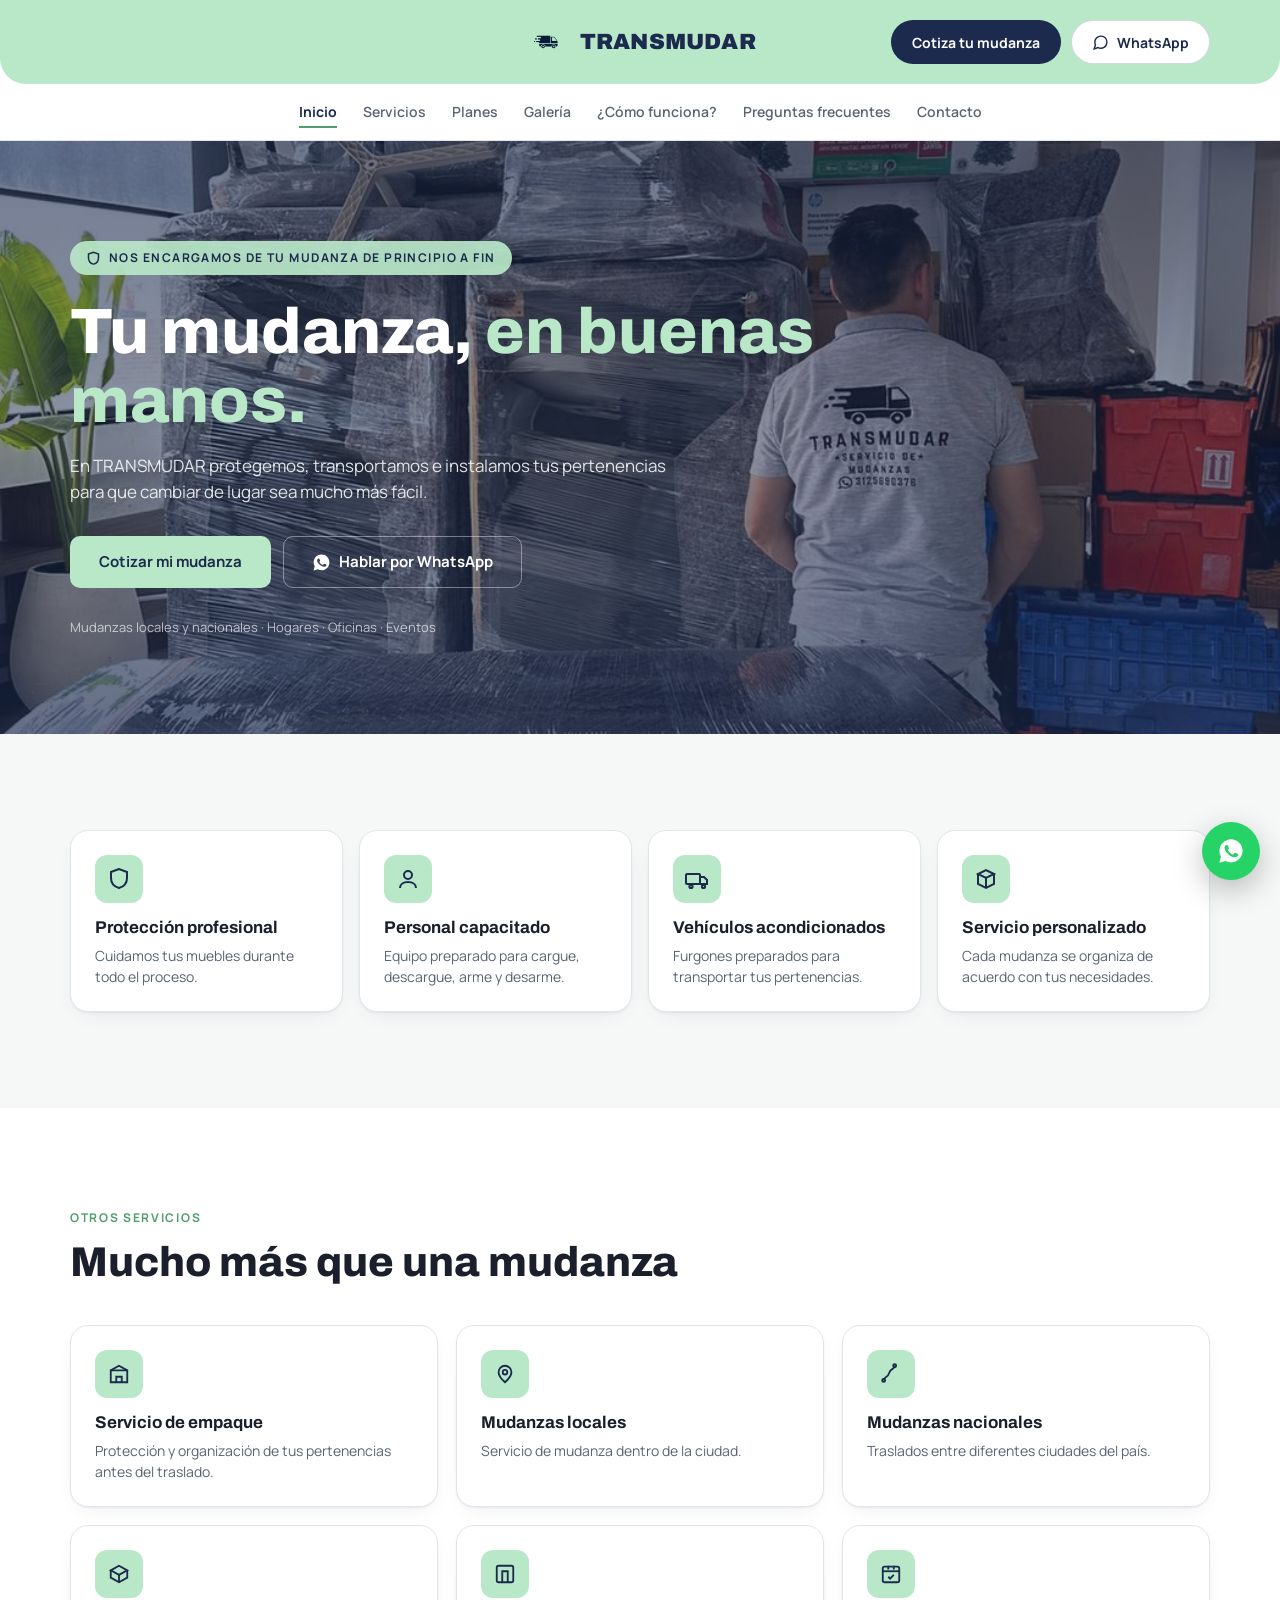
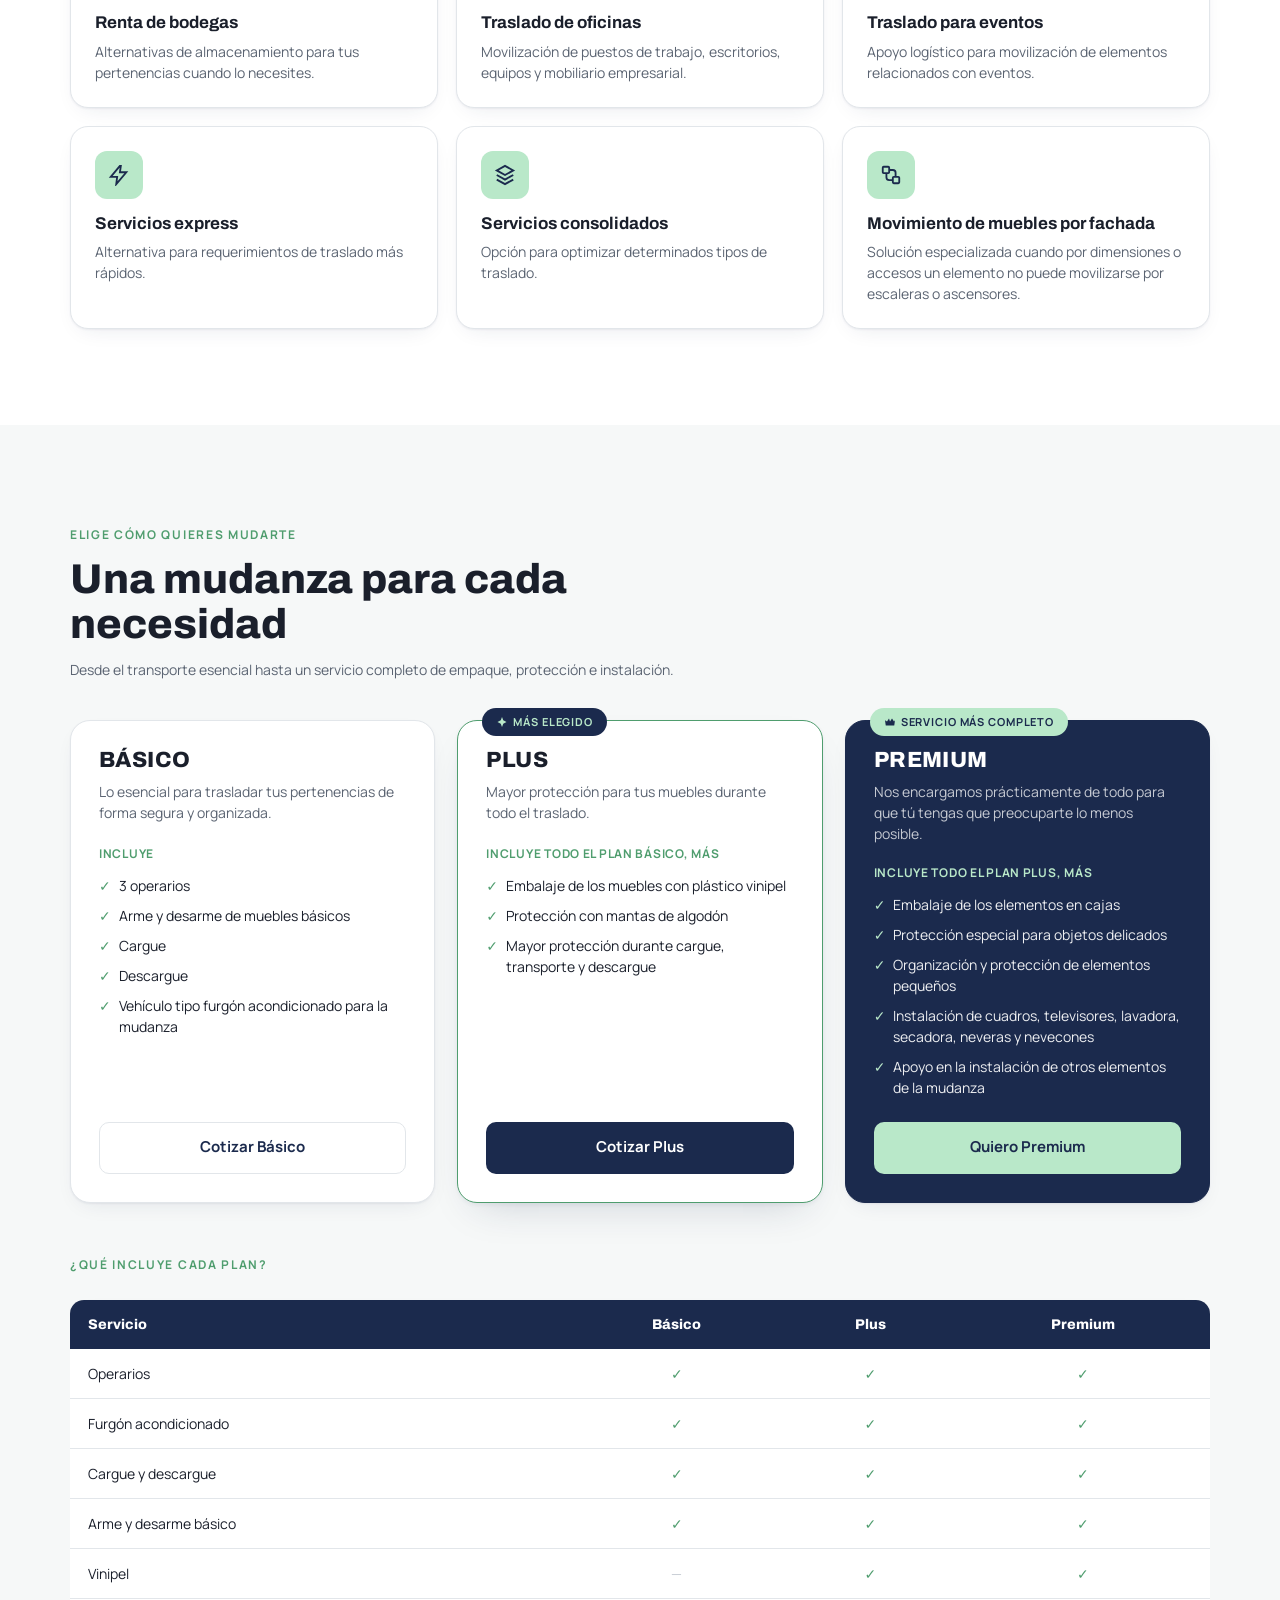
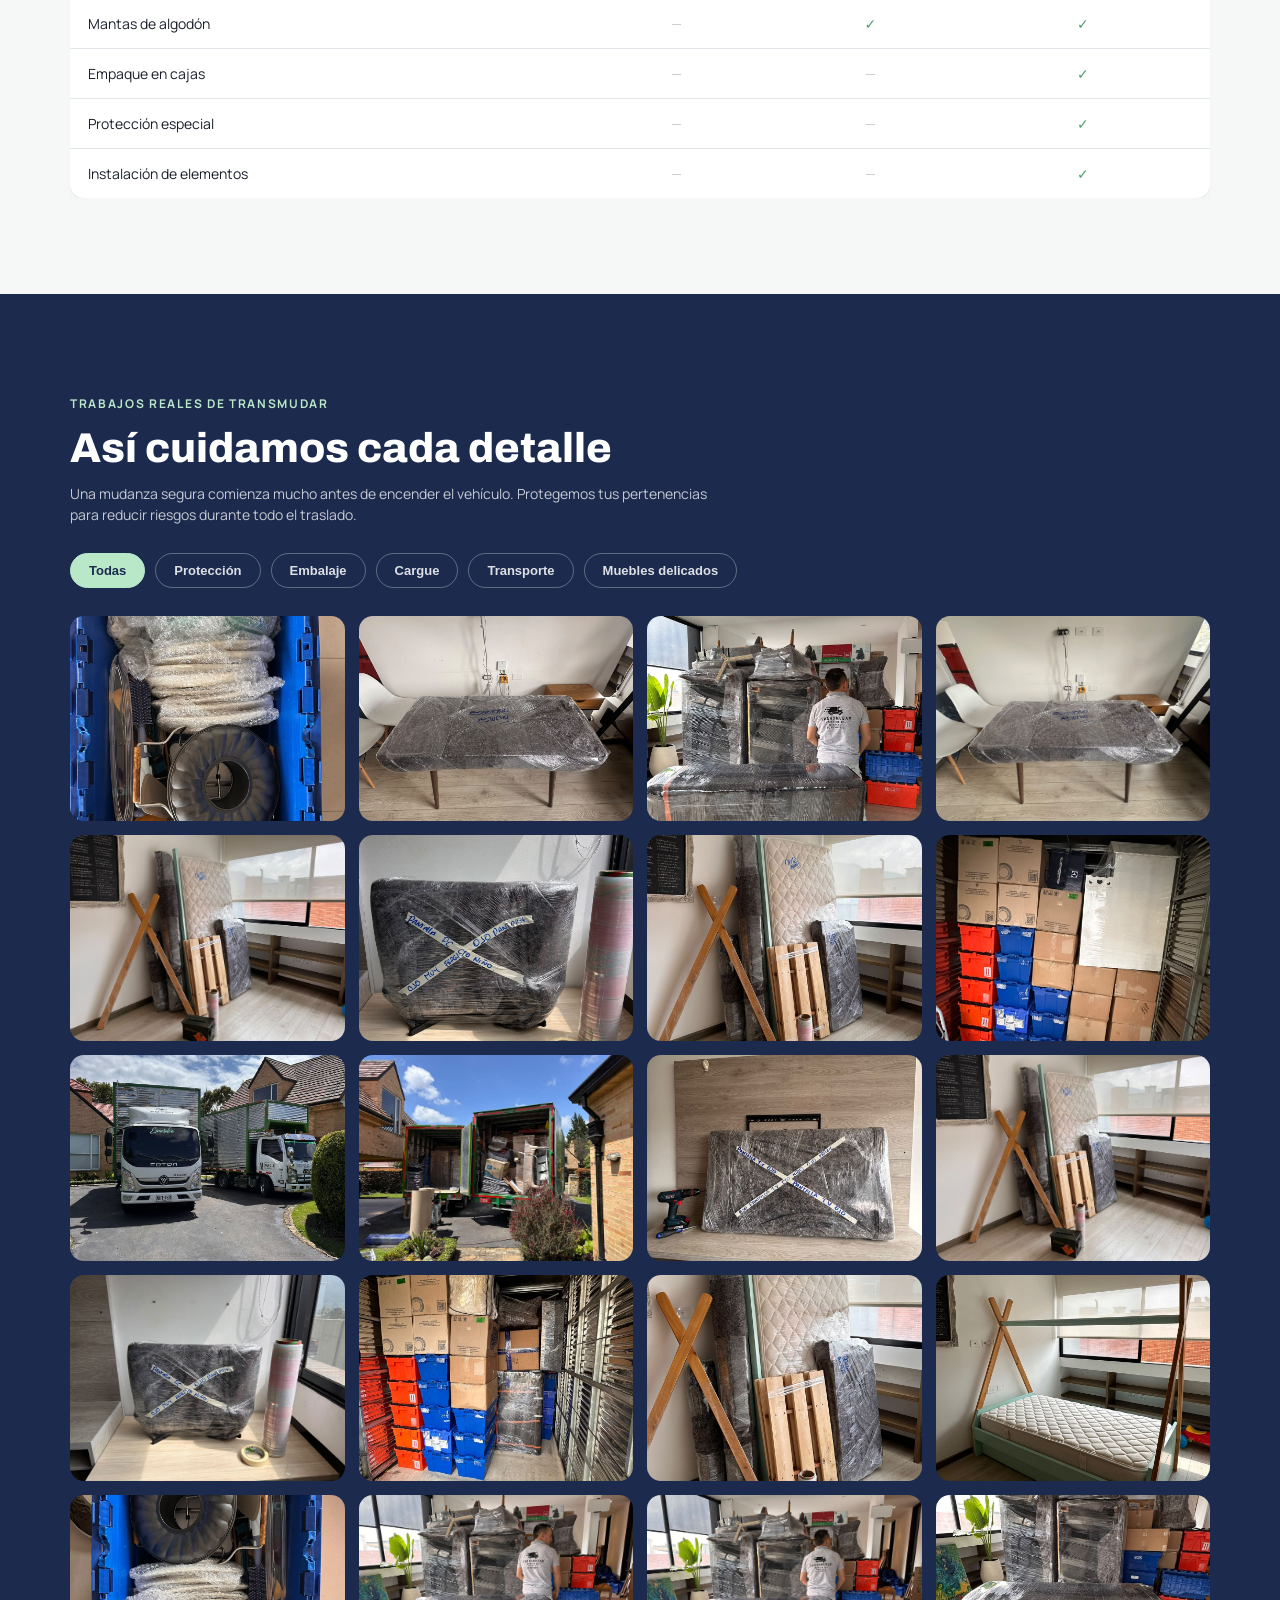
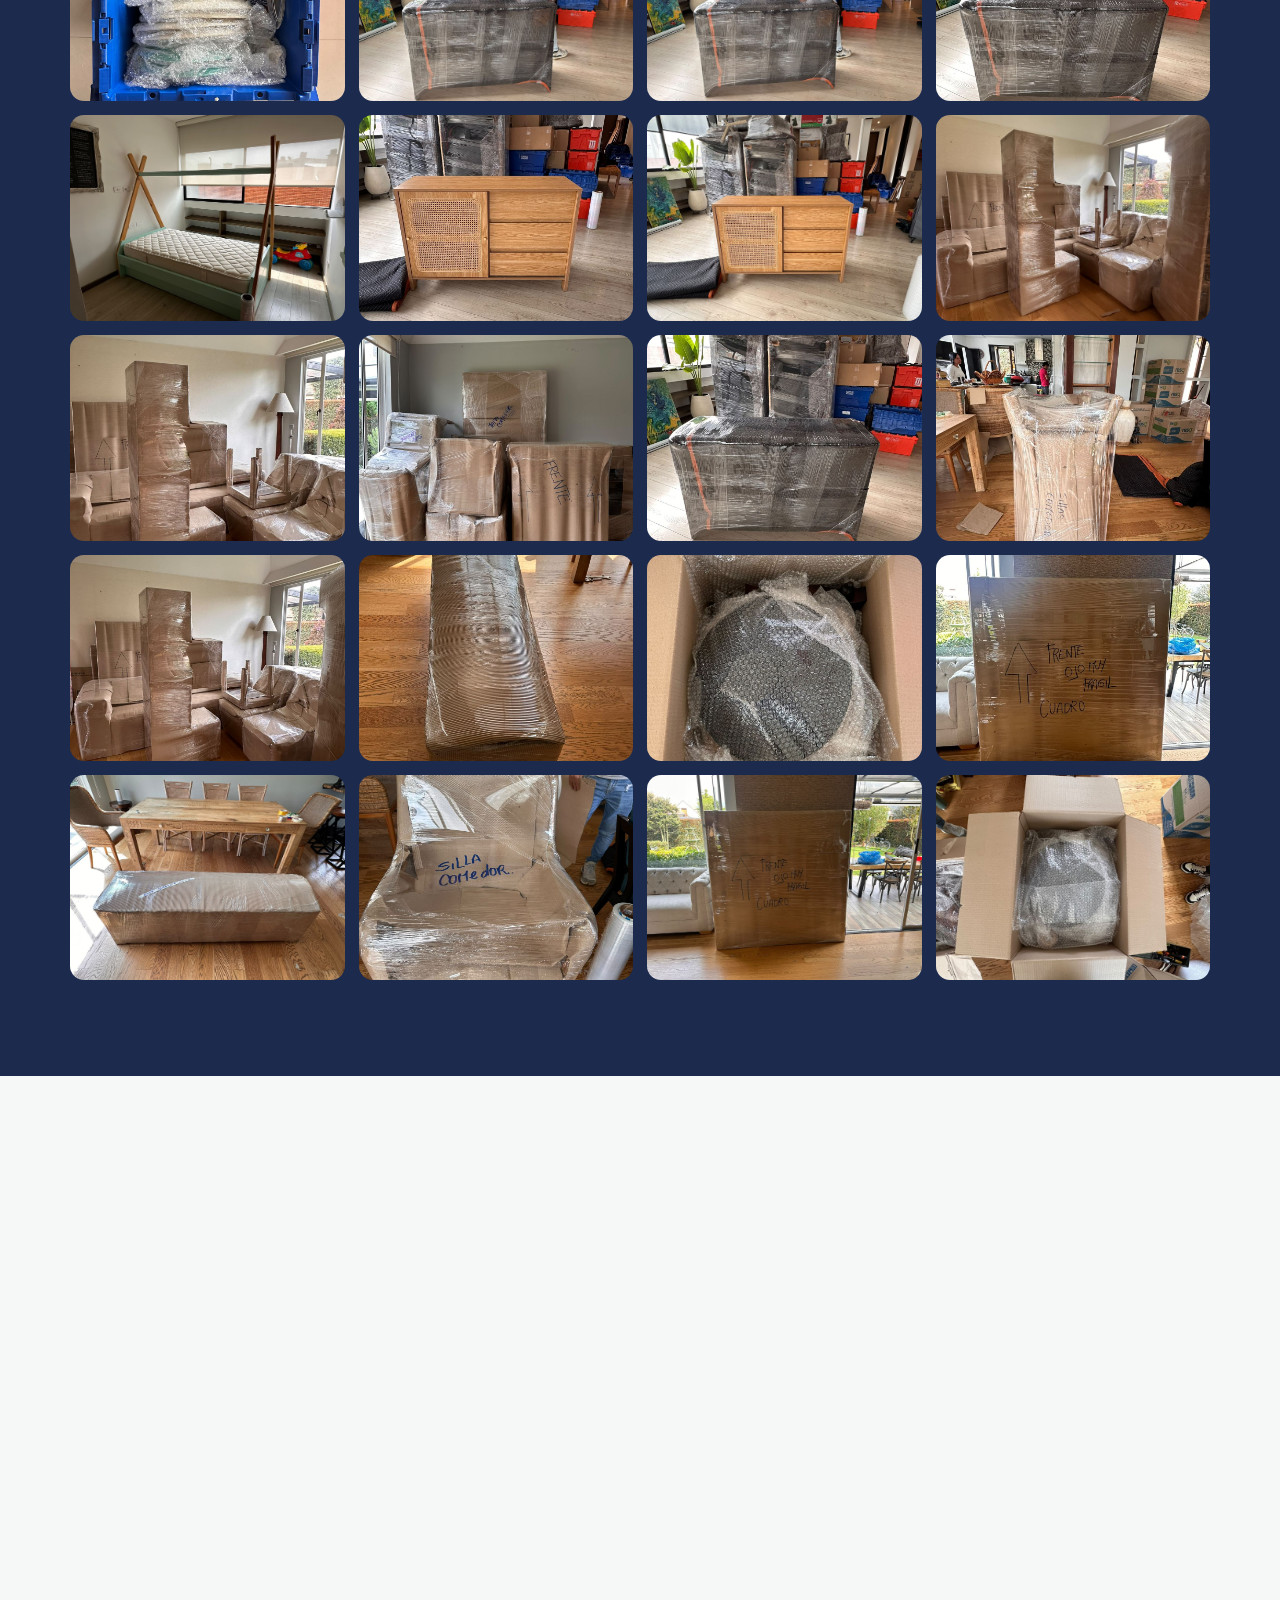
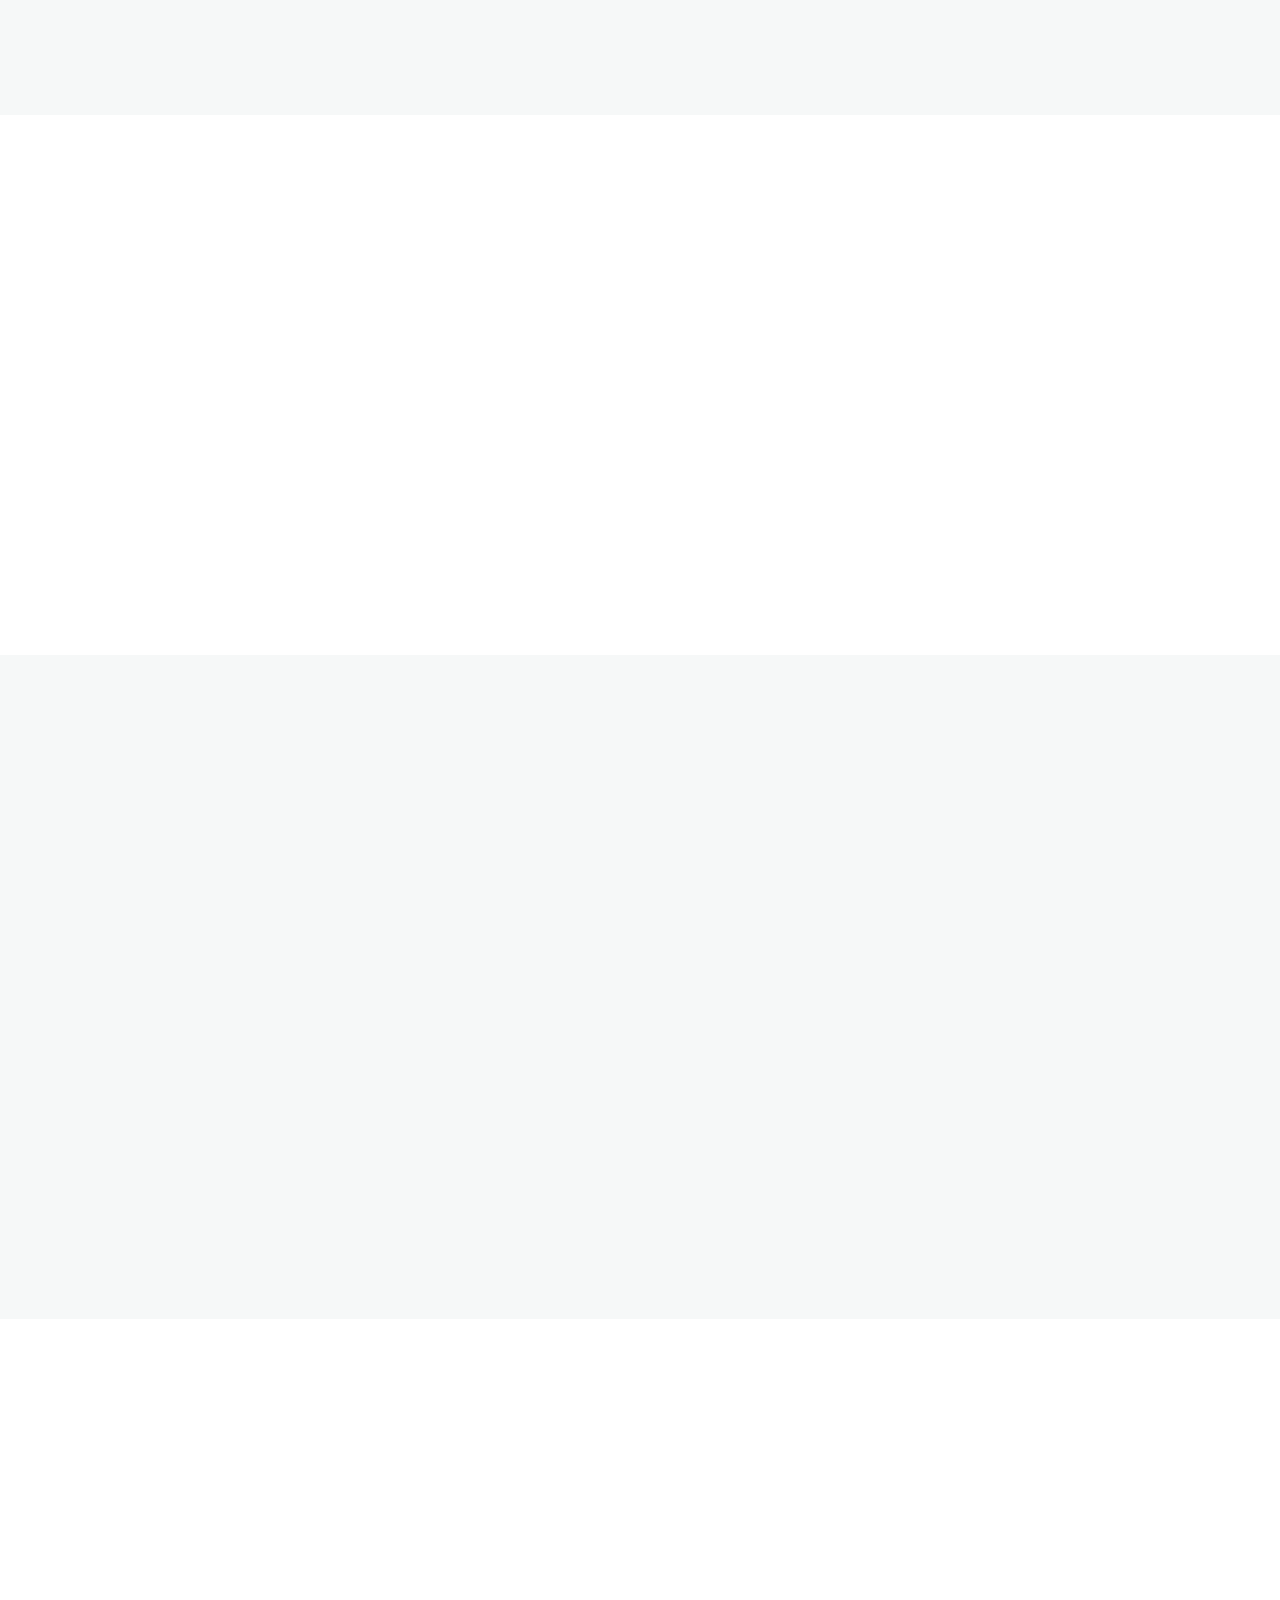
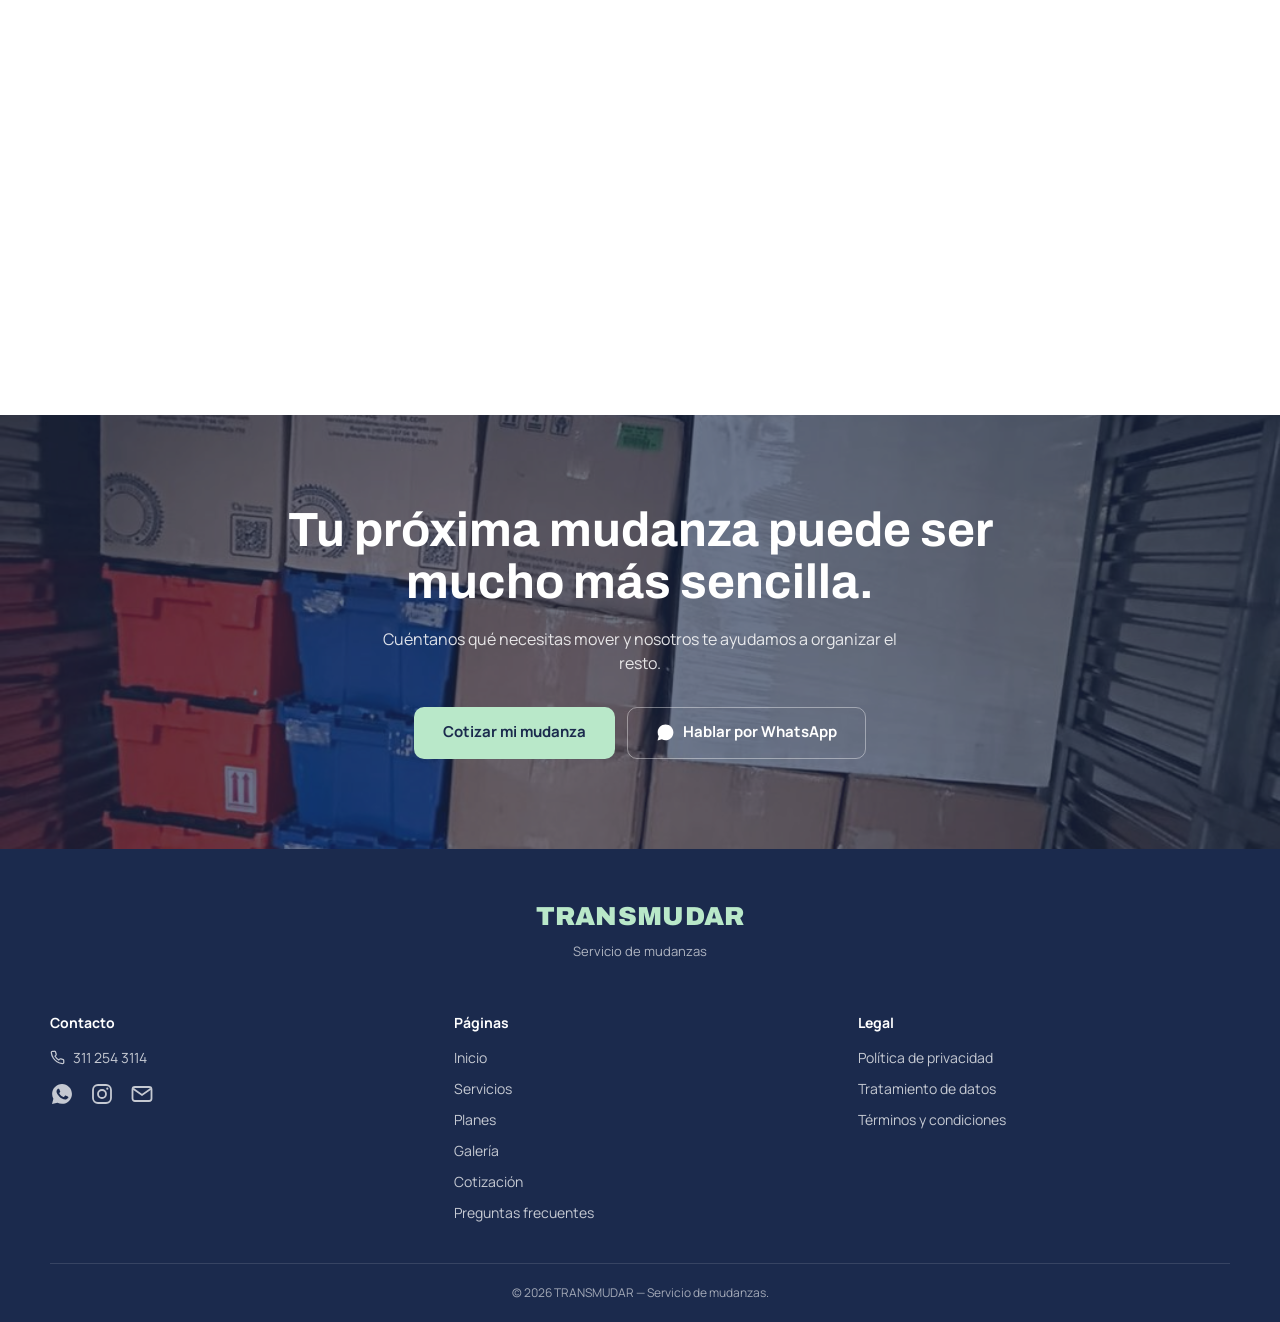
<file: index.html>
<!DOCTYPE html>
<html lang="es">
<head>
<meta charset="UTF-8" />
<meta name="viewport" content="width=device-width, initial-scale=1.0" />
<title>TRANSMUDAR — Mudanzas en Bogotá y Colombia</title>
<meta name="description" content="TRANSMUDAR protege, transporta e instala tus pertenencias. Mudanzas locales y nacionales para hogares, oficinas y eventos. Cotiza en línea." />
<link rel="canonical" href="https://trasmudar.com/" />
<meta property="og:title" content="TRANSMUDAR — Servicio de mudanzas" />
<meta property="og:description" content="Nos encargamos de tu mudanza de principio a fin: protección, transporte e instalación." />
<meta property="og:type" content="website" />
<meta property="og:url" content="https://trasmudar.com/" />
<meta property="og:image" content="https://trasmudar.com/assets/logo-camion.png" />
<link rel="icon" href="favicon.ico" />
<link rel="stylesheet" href="assets/styles.css?v=2" />
</head>
<body>

<header class="site-header">
  <div class="header-top">
    <div class="container">
      <a href="index.html#inicio" class="brand">
        <img src="assets/logo-camion.png" alt="TRANSMUDAR" />
        <span>TRANSMUDAR</span>
      </a>
      <div class="header-actions">
        <a href="cotizar.html" class="btn btn-navy">Cotiza tu mudanza</a>
        <a id="wa-header" href="#" target="_blank" rel="noopener noreferrer" class="btn btn-wa">
          <svg width="17" height="17" viewBox="0 0 24 24" fill="none" stroke="currentColor" stroke-width="2"><path d="M21 11.5a8.38 8.38 0 0 1-.9 3.8 8.5 8.5 0 0 1-7.6 4.7 8.38 8.38 0 0 1-3.8-.9L3 21l1.9-5.7a8.38 8.38 0 0 1-.9-3.8 8.5 8.5 0 0 1 4.7-7.6 8.38 8.38 0 0 1 3.8-.9h.5a8.48 8.48 0 0 1 8 8v.5Z"/></svg>
          WhatsApp
        </a>
      </div>
    </div>
  </div>
  <div class="header-nav">
    <div class="container">
      <nav class="nav-links">
        <a href="index.html#inicio" class="active">Inicio</a>
        <a href="index.html#servicios">Servicios</a>
        <a href="index.html#planes">Planes</a>
        <a href="index.html#galeria">Galería</a>
        <a href="index.html#como-funciona">¿Cómo funciona?</a>
        <a href="index.html#faq">Preguntas frecuentes</a>
        <a href="index.html#contacto">Contacto</a>
      </nav>
    </div>
  </div>
</header>

<section id="inicio" class="hero">
  <img class="bg" src="assets/fotos/proteccion-01.jpg" alt="Operario de TRANSMUDAR junto a muebles protegidos y organizados para la mudanza" />
  <div class="container">
    <span class="hero-badge">
      <svg width="15" height="15" viewBox="0 0 24 24" fill="none" stroke="currentColor" stroke-width="2.4"><path d="M12 2 4 5v6c0 5 3.4 8.7 8 10 4.6-1.3 8-5 8-10V5l-8-3Z"/></svg>
      Nos encargamos de tu mudanza de principio a fin
    </span>
    <h1>Tu mudanza, <em>en buenas manos.</em></h1>
    <p class="lead">En TRANSMUDAR protegemos, transportamos e instalamos tus pertenencias para que cambiar de lugar sea mucho más fácil.</p>
    <div class="hero-ctas">
      <a href="cotizar.html" class="btn btn-primary">Cotizar mi mudanza</a>
      <a id="wa-hero" href="#" target="_blank" rel="noopener noreferrer" class="btn btn-outline-light">
        <svg width="19" height="19" viewBox="0 0 24 24" fill="currentColor"><path d="M12.04 2C6.58 2 2.13 6.45 2.13 11.91c0 1.75.46 3.38 1.26 4.8L2 22l5.42-1.36a9.86 9.86 0 0 0 4.62 1.15h.01c5.46 0 9.9-4.45 9.9-9.91C21.96 6.45 17.5 2 12.04 2Zm5.8 14.02c-.24.68-1.4 1.3-1.93 1.36-.5.06-1.02.28-3.4-.7-2.87-1.19-4.7-4.08-4.84-4.27-.14-.19-1.15-1.53-1.15-2.92s.72-2.07.98-2.35c.24-.27.53-.34.7-.34.18 0 .35 0 .5.01.16.01.38-.06.6.45.24.57.8 1.97.87 2.11.07.14.12.31.02.5-.1.19-.15.31-.3.48-.15.17-.31.38-.44.5-.15.14-.31.3-.13.6.17.3.77 1.27 1.66 2.06 1.14 1.02 2.1 1.34 2.4 1.48.3.15.48.13.65-.08.18-.2.75-.87.95-1.17.2-.3.4-.25.68-.15.28.1 1.77.83 2.07.98.3.15.5.22.57.35.07.13.07.75-.17 1.43Z"/></svg>
        Hablar por WhatsApp
      </a>
    </div>
    <p class="hero-note">Mudanzas locales y nacionales · Hogares · Oficinas · Eventos</p>
  </div>
</section>

<section class="section beneficios">
  <div class="container">
    <ul class="grid-4">
      <li class="card reveal">
        <span class="icon-badge"><svg width="24" height="24" viewBox="0 0 24 24" fill="none" stroke="currentColor" stroke-width="2"><path d="M12 2 4 5v6c0 5 3.4 8.7 8 10 4.6-1.3 8-5 8-10V5l-8-3Z"/></svg></span>
        <h3>Protección profesional</h3>
        <p>Cuidamos tus muebles durante todo el proceso.</p>
      </li>
      <li class="card reveal">
        <span class="icon-badge"><svg width="24" height="24" viewBox="0 0 24 24" fill="none" stroke="currentColor" stroke-width="2"><circle cx="12" cy="8" r="4"/><path d="M4 21c0-4 3.6-6 8-6s8 2 8 6"/></svg></span>
        <h3>Personal capacitado</h3>
        <p>Equipo preparado para cargue, descargue, arme y desarme.</p>
      </li>
      <li class="card reveal">
        <span class="icon-badge"><svg width="24" height="24" viewBox="0 0 24 24" fill="none" stroke="currentColor" stroke-width="2"><rect x="1" y="7" width="14" height="10" rx="1"/><path d="M15 10h4l3 3v4h-7z"/><circle cx="6" cy="19.5" r="1.6"/><circle cx="18.5" cy="19.5" r="1.6"/></svg></span>
        <h3>Vehículos acondicionados</h3>
        <p>Furgones preparados para transportar tus pertenencias.</p>
      </li>
      <li class="card reveal">
        <span class="icon-badge"><svg width="24" height="24" viewBox="0 0 24 24" fill="none" stroke="currentColor" stroke-width="2"><path d="m20 7-8-4-8 4 8 4 8-4Z"/><path d="M4 7v10l8 4 8-4V7"/><path d="M12 11v10"/></svg></span>
        <h3>Servicio personalizado</h3>
        <p>Cada mudanza se organiza de acuerdo con tus necesidades.</p>
      </li>
    </ul>
  </div>
</section>

<section id="servicios" class="section">
  <div class="container">
    <div class="reveal" style="max-width:640px;">
      <p class="eyebrow">Otros servicios</p>
      <h2 style="font-size:clamp(1.8rem,3.6vw,2.6rem); font-weight:800; margin-top:12px;">Mucho más que una mudanza</h2>
    </div>
    <ul class="grid-3" style="margin-top:40px;">
      <li class="card reveal"><span class="icon-badge"><svg width="22" height="22" viewBox="0 0 24 24" fill="none" stroke="currentColor" stroke-width="2"><path d="M3 8h18v13H3z"/><path d="M3 8 12 3l9 5"/><path d="M9 21v-6h6v6"/></svg></span><h3>Servicio de empaque</h3><p>Protección y organización de tus pertenencias antes del traslado.</p></li>
      <li class="card reveal"><span class="icon-badge"><svg width="22" height="22" viewBox="0 0 24 24" fill="none" stroke="currentColor" stroke-width="2"><path d="M12 21s7-6.3 7-11a7 7 0 1 0-14 0c0 4.7 7 11 7 11Z"/><circle cx="12" cy="10" r="2.5"/></svg></span><h3>Mudanzas locales</h3><p>Servicio de mudanza dentro de la ciudad.</p></li>
      <li class="card reveal"><span class="icon-badge"><svg width="22" height="22" viewBox="0 0 24 24" fill="none" stroke="currentColor" stroke-width="2"><path d="M4 19c2-6 4-2 6-8s4-2 6-8"/><circle cx="4" cy="19" r="1.6"/><circle cx="16" cy="3" r="1.6"/></svg></span><h3>Mudanzas nacionales</h3><p>Traslados entre diferentes ciudades del país.</p></li>
      <li class="card reveal"><span class="icon-badge"><svg width="22" height="22" viewBox="0 0 24 24" fill="none" stroke="currentColor" stroke-width="2"><path d="M21 8 12 3 3 8l9 5 9-5Z"/><path d="M3 8v8l9 5 9-5V8"/><path d="M12 13v8"/></svg></span><h3>Renta de bodegas</h3><p>Alternativas de almacenamiento para tus pertenencias cuando lo necesites.</p></li>
      <li class="card reveal"><span class="icon-badge"><svg width="22" height="22" viewBox="0 0 24 24" fill="none" stroke="currentColor" stroke-width="2"><rect x="3" y="3" width="18" height="18" rx="2"/><path d="M9 21V9h6v12"/></svg></span><h3>Traslado de oficinas</h3><p>Movilización de puestos de trabajo, escritorios, equipos y mobiliario empresarial.</p></li>
      <li class="card reveal"><span class="icon-badge"><svg width="22" height="22" viewBox="0 0 24 24" fill="none" stroke="currentColor" stroke-width="2"><rect x="3" y="4" width="18" height="17" rx="2"/><path d="M3 9h18"/><path d="m9 3 0 4M15 3l0 4"/><path d="m9 15 2 2 4-4"/></svg></span><h3>Traslado para eventos</h3><p>Apoyo logístico para movilización de elementos relacionados con eventos.</p></li>
      <li class="card reveal"><span class="icon-badge"><svg width="22" height="22" viewBox="0 0 24 24" fill="none" stroke="currentColor" stroke-width="2"><path d="M13 2 3 14h7l-1 8 11-13h-7l1-7Z"/></svg></span><h3>Servicios express</h3><p>Alternativa para requerimientos de traslado más rápidos.</p></li>
      <li class="card reveal"><span class="icon-badge"><svg width="22" height="22" viewBox="0 0 24 24" fill="none" stroke="currentColor" stroke-width="2"><path d="m12 2 9 5-9 5-9-5 9-5Z"/><path d="m3 12 9 5 9-5"/><path d="m3 17 9 5 9-5"/></svg></span><h3>Servicios consolidados</h3><p>Opción para optimizar determinados tipos de traslado.</p></li>
      <li class="card reveal"><span class="icon-badge"><svg width="22" height="22" viewBox="0 0 24 24" fill="none" stroke="currentColor" stroke-width="2"><rect x="3" y="3" width="7" height="7" rx="1"/><rect x="14" y="14" width="7" height="7" rx="1"/><path d="M10 6.5h4a3 3 0 0 1 3 3V14M14 17.5H10a3 3 0 0 1-3-3V10"/></svg></span><h3>Movimiento de muebles por fachada</h3><p>Solución especializada cuando por dimensiones o accesos un elemento no puede movilizarse por escaleras o ascensores.</p></li>
    </ul>
  </div>
</section>

<section id="planes" class="section" style="background:var(--surface);">
  <div class="container">
    <div class="reveal" style="max-width:640px;">
      <p class="eyebrow">Elige cómo quieres mudarte</p>
      <h2 style="font-size:clamp(1.8rem,3.6vw,2.6rem); font-weight:800; margin-top:12px;">Una mudanza para cada necesidad</h2>
      <p style="margin-top:12px; color:var(--muted); font-size:14px;">Desde el transporte esencial hasta un servicio completo de empaque, protección e instalación.</p>
    </div>

    <div class="planes-grid">
      <div class="plan-card reveal">
        <h3>BÁSICO</h3>
        <p class="desc">Lo esencial para trasladar tus pertenencias de forma segura y organizada.</p>
        <p class="incluye-titulo">Incluye</p>
        <ul>
          <li>3 operarios</li>
          <li>Arme y desarme de muebles básicos</li>
          <li>Cargue</li>
          <li>Descargue</li>
          <li>Vehículo tipo furgón acondicionado para la mudanza</li>
        </ul>
        <a href="cotizar.html?plan=basico" class="btn btn-outline-navy">Cotizar Básico</a>
      </div>

      <div class="plan-card destacado reveal">
        <span class="plan-badge">
          <svg width="12" height="12" viewBox="0 0 24 24" fill="currentColor"><path d="M12 2 9.5 8.5 3 12l6.5 3.5L12 22l2.5-6.5L21 12l-6.5-3.5Z"/></svg>
          Más elegido
        </span>
        <h3>PLUS</h3>
        <p class="desc">Mayor protección para tus muebles durante todo el traslado.</p>
        <p class="incluye-titulo">Incluye todo el Plan Básico, más</p>
        <ul>
          <li>Embalaje de los muebles con plástico vinipel</li>
          <li>Protección con mantas de algodón</li>
          <li>Mayor protección durante cargue, transporte y descargue</li>
        </ul>
        <a href="cotizar.html?plan=plus" class="btn btn-navy">Cotizar Plus</a>
      </div>

      <div class="plan-card premium reveal">
        <span class="plan-badge">
          <svg width="12" height="12" viewBox="0 0 24 24" fill="currentColor"><path d="M2 8.5 6 11l4-6 2 6 4-6 4 6 2-2.5L20.5 19h-17Z"/></svg>
          Servicio más completo
        </span>
        <h3>PREMIUM</h3>
        <p class="desc">Nos encargamos prácticamente de todo para que tú tengas que preocuparte lo menos posible.</p>
        <p class="incluye-titulo">Incluye todo el Plan Plus, más</p>
        <ul>
          <li>Embalaje de los elementos en cajas</li>
          <li>Protección especial para objetos delicados</li>
          <li>Organización y protección de elementos pequeños</li>
          <li>Instalación de cuadros, televisores, lavadora, secadora, neveras y nevecones</li>
          <li>Apoyo en la instalación de otros elementos de la mudanza</li>
        </ul>
        <a href="cotizar.html?plan=premium" class="btn btn-primary">Quiero Premium</a>
      </div>
    </div>

    <div class="tabla-wrap reveal">
      <p class="eyebrow" style="margin-bottom:10px;">¿Qué incluye cada plan?</p>
      <table class="tabla-comparador">
        <thead>
          <tr><th>Servicio</th><th>Básico</th><th>Plus</th><th>Premium</th></tr>
        </thead>
        <tbody>
          <tr><td>Operarios</td><td class="si">✓</td><td class="si">✓</td><td class="si">✓</td></tr>
          <tr><td>Furgón acondicionado</td><td class="si">✓</td><td class="si">✓</td><td class="si">✓</td></tr>
          <tr><td>Cargue y descargue</td><td class="si">✓</td><td class="si">✓</td><td class="si">✓</td></tr>
          <tr><td>Arme y desarme básico</td><td class="si">✓</td><td class="si">✓</td><td class="si">✓</td></tr>
          <tr><td>Vinipel</td><td class="no">—</td><td class="si">✓</td><td class="si">✓</td></tr>
          <tr><td>Mantas de algodón</td><td class="no">—</td><td class="si">✓</td><td class="si">✓</td></tr>
          <tr><td>Empaque en cajas</td><td class="no">—</td><td class="no">—</td><td class="si">✓</td></tr>
          <tr><td>Protección especial</td><td class="no">—</td><td class="no">—</td><td class="si">✓</td></tr>
          <tr><td>Instalación de elementos</td><td class="no">—</td><td class="no">—</td><td class="si">✓</td></tr>
        </tbody>
      </table>
    </div>
  </div>
</section>

<section id="galeria" class="section" style="background:var(--navy);">
  <div class="container">
    <div class="reveal" style="max-width:640px;">
      <p class="eyebrow" style="color:var(--mint);">Trabajos reales de TRANSMUDAR</p>
      <h2 style="font-size:clamp(1.8rem,3.6vw,2.6rem); font-weight:800; margin-top:12px; color:#fff;">Así cuidamos cada detalle</h2>
      <p style="margin-top:12px; color:rgba(255,255,255,.75); font-size:14px;">Una mudanza segura comienza mucho antes de encender el vehículo. Protegemos tus pertenencias para reducir riesgos durante todo el traslado.</p>
    </div>
    <div class="galeria-filtros reveal" id="galeria-filtros">
      <button class="filtro-btn active" data-filtro="Todas">Todas</button>
      <button class="filtro-btn" data-filtro="Protección">Protección</button>
      <button class="filtro-btn" data-filtro="Embalaje">Embalaje</button>
      <button class="filtro-btn" data-filtro="Cargue">Cargue</button>
      <button class="filtro-btn" data-filtro="Transporte">Transporte</button>
      <button class="filtro-btn" data-filtro="Muebles delicados">Muebles delicados</button>
    </div>
    <div class="galeria-grid" id="galeria-grid"></div>
  </div>
</section>

<section class="section cta-cotizar">
  <div class="container">
    <div class="cta-card reveal">
      <div class="txt">
        <p class="eyebrow">Cotiza tu mudanza</p>
        <h2 style="font-size:clamp(1.7rem,3.2vw,2.4rem); font-weight:800; margin-top:12px;">Cuéntanos tu mudanza en pocos pasos</h2>
        <p style="margin-top:14px; color:var(--muted); font-size:15px;">Un formulario sencillo, pensado para el celular: dónde estás, hacia dónde vas, qué vamos a mover y el nivel de servicio que prefieres.</p>
        <ul>
          <li><svg width="18" height="18" viewBox="0 0 24 24" fill="none" stroke="currentColor" stroke-width="2" style="color:var(--mint-deep); flex-shrink:0;"><path d="m5 12 4 4L19 6"/></svg> Inventario guiado, sin escribir listas largas.</li>
          <li><svg width="18" height="18" viewBox="0 0 24 24" fill="none" stroke="currentColor" stroke-width="2" style="color:var(--mint-deep); flex-shrink:0;"><rect x="3" y="6" width="18" height="14" rx="2"/><circle cx="12" cy="13" r="3.2"/></svg> Puedes adjuntar fotos para una cotización más precisa.</li>
          <li><svg width="18" height="18" viewBox="0 0 24 24" fill="none" stroke="currentColor" stroke-width="2" style="color:var(--mint-deep); flex-shrink:0;"><path d="M21 12a9 9 0 1 1-4-7.5"/><path d="M21 3v6h-6"/></svg> Al terminar continúas por WhatsApp con la información ya organizada.</li>
        </ul>
        <div class="hero-ctas" style="margin-top:26px;">
          <a href="cotizar.html" class="btn btn-navy">Cotizar mi mudanza →</a>
          <a id="wa-cta1" href="#" target="_blank" rel="noopener noreferrer" class="btn btn-outline-navy">Hablar por WhatsApp</a>
        </div>
      </div>
      <div class="img-wrap">
        <img src="assets/fotos/cargue-01.jpg" alt="Cama desarmada y protegida, lista para el cargue" />
      </div>
    </div>
  </div>
</section>

<section id="como-funciona" class="section">
  <div class="container">
    <div class="reveal" style="max-width:640px;">
      <p class="eyebrow">¿Cómo funciona?</p>
      <h2 style="font-size:clamp(1.8rem,3.6vw,2.6rem); font-weight:800; margin-top:12px;">Mudarte puede ser más fácil</h2>
    </div>
    <ol class="pasos">
      <li class="paso reveal">
        <span class="num-badge"><svg width="22" height="22" viewBox="0 0 24 24" fill="none" stroke="currentColor" stroke-width="2"><path d="M9 4h6M9 4a2 2 0 0 0-2 2v14l5-3 5 3V6a2 2 0 0 0-2-2"/></svg></span>
        <p class="step-label">Paso 1</p>
        <h3>Cuéntanos tu mudanza</h3>
        <p>Indica desde dónde sales, hacia dónde vas y qué necesitas transportar.</p>
      </li>
      <li class="paso reveal">
        <span class="num-badge"><svg width="22" height="22" viewBox="0 0 24 24" fill="none" stroke="currentColor" stroke-width="2"><path d="M14 3v5h5"/><path d="M6 3h8l5 5v13H6z"/><path d="M9 13h6M9 17h6"/></svg></span>
        <p class="step-label">Paso 2</p>
        <h3>Recibe tu cotización</h3>
        <p>Revisamos las características de tu mudanza y te presentamos la alternativa adecuada.</p>
      </li>
      <li class="paso reveal">
        <span class="num-badge"><svg width="22" height="22" viewBox="0 0 24 24" fill="none" stroke="currentColor" stroke-width="2"><path d="m20 7-8-4-8 4 8 4 8-4Z"/><path d="M4 7v10l8 4 8-4V7"/><path d="m9 12 2 2 4-4"/></svg></span>
        <p class="step-label">Paso 3</p>
        <h3>Preparamos todo</h3>
        <p>Nuestro equipo realiza el desarme, protección y empaque correspondiente al servicio contratado.</p>
      </li>
      <li class="paso reveal">
        <span class="num-badge"><svg width="22" height="22" viewBox="0 0 24 24" fill="none" stroke="currentColor" stroke-width="2"><rect x="1" y="7" width="14" height="10" rx="1"/><path d="M15 10h4l3 3v4h-7z"/><circle cx="6" cy="19.5" r="1.6"/><circle cx="18.5" cy="19.5" r="1.6"/></svg></span>
        <p class="step-label">Paso 4</p>
        <h3>Nos encargamos del traslado</h3>
        <p>Cargamos, transportamos, descargamos y, según tu plan, volvemos a instalar tus elementos.</p>
      </li>
    </ol>
  </div>
</section>

<section class="section testimonios">
  <div class="container">
    <div class="reveal" style="max-width:640px;">
      <p class="eyebrow">Testimonios</p>
      <h2 style="font-size:clamp(1.8rem,3.6vw,2.6rem); font-weight:800; margin-top:12px;">Clientes que ya se mudaron con nosotros</h2>
      <p style="margin-top:14px; color:var(--muted);">Esto es lo que dicen quienes ya confiaron en nosotros para su mudanza.</p>
    </div>
    <ul class="grid-3" style="margin-top:36px;">
      <li class="testi-card reveal">
        <svg width="26" height="26" viewBox="0 0 24 24" fill="none" stroke="currentColor" stroke-width="2" style="color:var(--mint-deep);"><path d="M7 8c-2 0-3.5 1.6-3.5 4S5 16 7 16c.3 2-1 3.4-3 4"/><path d="M17 8c-2 0-3.5 1.6-3.5 4s1.5 4 3.5 4c.3 2-1 3.4-3 4"/></svg>
        <p>Muy buen servicio. Fueron puntuales, cuidadosos con los muebles y dejaron todo organizado en el nuevo apartamento. Me gustó especialmente cómo protegieron el televisor y los muebles grandes. Los volvería a contratar.</p>
        <p class="nombre">Cliente residencial</p>
        <p class="detalle">Bogotá</p>
      </li>
      <li class="testi-card reveal">
        <svg width="26" height="26" viewBox="0 0 24 24" fill="none" stroke="currentColor" stroke-width="2" style="color:var(--mint-deep);"><path d="M7 8c-2 0-3.5 1.6-3.5 4S5 16 7 16c.3 2-1 3.4-3 4"/><path d="M17 8c-2 0-3.5 1.6-3.5 4s1.5 4 3.5 4c.3 2-1 3.4-3 4"/></svg>
        <p>Contratamos el servicio para una mudanza dentro de Bogotá y todo salió muy bien. El equipo llegó a la hora acordada, fueron muy amables y el proceso fue mucho más rápido de lo que esperábamos. Ningún mueble llegó golpeado.</p>
        <p class="nombre">Cliente</p>
        <p class="detalle">Servicio Plus</p>
      </li>
      <li class="testi-card reveal">
        <svg width="26" height="26" viewBox="0 0 24 24" fill="none" stroke="currentColor" stroke-width="2" style="color:var(--mint-deep);"><path d="M7 8c-2 0-3.5 1.6-3.5 4S5 16 7 16c.3 2-1 3.4-3 4"/><path d="M17 8c-2 0-3.5 1.6-3.5 4s1.5 4 3.5 4c.3 2-1 3.4-3 4"/></svg>
        <p>Tenía bastante preocupación porque llevaba varios elementos delicados, pero los embalaron muy bien y estuvieron pendientes de todo durante el traslado. La atención por WhatsApp también fue rápida y clara desde la cotización.</p>
        <p class="nombre">Cliente</p>
        <p class="detalle">Servicio Premium</p>
      </li>
    </ul>
  </div>
</section>

<section id="faq" class="section">
  <div class="container faq-grid">
    <div class="reveal">
      <p class="eyebrow">Preguntas frecuentes</p>
      <h2 style="font-size:clamp(1.8rem,3.2vw,2.4rem); font-weight:800; margin-top:12px;">Resolvemos tus dudas antes de mudarte</h2>
      <p style="margin-top:14px; color:var(--muted);">Si tu caso es particular, escríbenos por WhatsApp y lo revisamos contigo con calma.</p>
    </div>
    <div class="reveal">
      <details class="faq-item"><summary>¿Realizan mudanzas fuera de la ciudad?</summary><p class="faq-a">Sí. TRANSMUDAR presta servicios de mudanza a nivel local y nacional.</p></details>
      <details class="faq-item"><summary>¿Ustedes empacan los muebles?</summary><p class="faq-a">Sí. El nivel de protección depende del servicio contratado. Los planes Plus y Premium ofrecen alternativas de embalaje adicionales.</p></details>
      <details class="faq-item"><summary>¿Desarman y vuelven a armar los muebles?</summary><p class="faq-a">El Plan Básico ya contempla arme y desarme de muebles básicos. Para elementos especiales la viabilidad puede revisarse durante la cotización.</p></details>
      <details class="faq-item"><summary>¿Puedo enviar fotos para recibir una cotización?</summary><p class="faq-a">Sí. El formulario permite adjuntar fotografías para entender mejor el volumen y características de la mudanza.</p></details>
      <details class="faq-item"><summary>¿Transportan televisores?</summary><p class="faq-a">Sí. Durante la cotización debe indicarse cantidad, tamaño y si se encuentran instalados en pared.</p></details>
      <details class="faq-item"><summary>¿Pueden trasladar elementos que no caben por las escaleras?</summary><p class="faq-a">TRANSMUDAR cuenta con servicio de movimiento de muebles por fachada. Debe evaluarse previamente cada caso.</p></details>
      <details class="faq-item"><summary>¿Hacen mudanzas de oficinas?</summary><p class="faq-a">Sí. También realizamos traslados de oficinas y elementos relacionados con eventos.</p></details>
      <details class="faq-item"><summary>¿Puedo guardar temporalmente mis muebles?</summary><p class="faq-a">TRANSMUDAR también ofrece renta de bodegas. La disponibilidad debe confirmarse directamente.</p></details>
    </div>
  </div>
</section>

<section class="cta-final" id="contacto">
  <img src="assets/fotos/transporte-01.jpg" alt="Cajas y canastillas organizadas dentro de una bodega de almacenamiento" />
  <div class="container reveal">
    <h2>Tu próxima mudanza puede ser mucho más sencilla.</h2>
    <p>Cuéntanos qué necesitas mover y nosotros te ayudamos a organizar el resto.</p>
    <div class="hero-ctas">
      <a href="cotizar.html" class="btn btn-primary">Cotizar mi mudanza</a>
      <a id="wa-cta2" href="#" target="_blank" rel="noopener noreferrer" class="btn btn-outline-light">
        <svg width="19" height="19" viewBox="0 0 24 24" fill="currentColor"><path d="M12.04 2C6.58 2 2.13 6.45 2.13 11.91c0 1.75.46 3.38 1.26 4.8L2 22l5.42-1.36a9.86 9.86 0 0 0 4.62 1.15h.01c5.46 0 9.9-4.45 9.9-9.91C21.96 6.45 17.5 2 12.04 2Z"/></svg>
        Hablar por WhatsApp
      </a>
    </div>
  </div>
</section>

<footer class="site-footer">
  <div class="container" style="text-align:center; padding-top:48px;">
    <a href="index.html#inicio" class="brand" style="justify-content:center; margin-bottom:6px;">
      <span style="color:var(--mint); font-size:26px;">TRANSMUDAR</span>
    </a>
    <p style="font-size:13px; color:rgba(255,255,255,.65);">Servicio de mudanzas</p>
  </div>
  <div class="container footer-grid">
    <div>
      <h4>Contacto</h4>
      <a href="tel:+573112543114" style="display:flex; align-items:center; gap:8px;">
        <svg width="15" height="15" viewBox="0 0 24 24" fill="none" stroke="currentColor" stroke-width="2"><path d="M22 16.92v3a2 2 0 0 1-2.18 2 19.79 19.79 0 0 1-8.63-3.07 19.5 19.5 0 0 1-6-6 19.79 19.79 0 0 1-3.07-8.67A2 2 0 0 1 4.11 2h3a2 2 0 0 1 2 1.72c.127.96.362 1.903.7 2.81a2 2 0 0 1-.45 2.11L8.09 9.91a16 16 0 0 0 6 6l1.27-1.27a2 2 0 0 1 2.11-.45c.907.338 1.85.573 2.81.7A2 2 0 0 1 22 16.92Z"/></svg>
        311 254 3114
      </a>
      <div style="display:flex; gap:10px; margin-top:14px;">
        <a id="footer-wa" href="#" target="_blank" rel="noopener noreferrer" class="social-circle" aria-label="WhatsApp">
          <svg width="18" height="18" viewBox="0 0 24 24" fill="currentColor"><path d="M12.04 2C6.58 2 2.13 6.45 2.13 11.91c0 1.75.46 3.38 1.26 4.8L2 22l5.42-1.36a9.86 9.86 0 0 0 4.62 1.15h.01c5.46 0 9.9-4.45 9.9-9.91C21.96 6.45 17.5 2 12.04 2Zm5.8 14.02c-.24.68-1.4 1.3-1.93 1.36-.5.06-1.02.28-3.4-.7-2.87-1.19-4.7-4.08-4.84-4.27-.14-.19-1.15-1.53-1.15-2.92s.72-2.07.98-2.35c.24-.27.53-.34.7-.34.18 0 .35 0 .5.01.16.01.38-.06.6.45.24.57.8 1.97.87 2.11.07.14.12.31.02.5-.1.19-.15.31-.3.48-.15.17-.31.38-.44.5-.15.14-.31.3-.13.6.17.3.77 1.27 1.66 2.06 1.14 1.02 2.1 1.34 2.4 1.48.3.15.48.13.65-.08.18-.2.75-.87.95-1.17.2-.3.4-.25.68-.15.28.1 1.77.83 2.07.98.3.15.5.22.57.35.07.13.07.75-.17 1.43Z"/></svg>
        </a>
        <a href="https://www.instagram.com/transmudar._" target="_blank" rel="noopener noreferrer" class="social-circle" aria-label="Instagram">
          <svg width="18" height="18" viewBox="0 0 24 24" fill="none" stroke="currentColor" stroke-width="1.8"><rect x="3" y="3" width="18" height="18" rx="5"/><circle cx="12" cy="12" r="4"/><circle cx="17.3" cy="6.7" r="1.1" fill="currentColor" stroke="none"/></svg>
        </a>
        <a href="mailto:transmudar123@gmail.com" class="social-circle" aria-label="Correo">
          <svg width="18" height="18" viewBox="0 0 24 24" fill="none" stroke="currentColor" stroke-width="1.8"><rect x="2.5" y="5" width="19" height="14" rx="2.5"/><path d="m3.5 7 8.5 6 8.5-6"/></svg>
        </a>
      </div>
    </div>
    <div>
      <h4>Páginas</h4>
      <a href="index.html#inicio">Inicio</a>
      <a href="index.html#servicios">Servicios</a>
      <a href="index.html#planes">Planes</a>
      <a href="index.html#galeria">Galería</a>
      <a href="cotizar.html">Cotización</a>
      <a href="index.html#faq">Preguntas frecuentes</a>
    </div>
    <div>
      <h4>Legal</h4>
      <a href="privacidad.html">Política de privacidad</a>
      <a href="tratamiento-de-datos.html">Tratamiento de datos</a>
      <a href="terminos-y-condiciones.html">Términos y condiciones</a>
    </div>
  </div>
  <div class="container footer-bottom" style="justify-content:center;">
    <span>© <span data-year></span> TRANSMUDAR — Servicio de mudanzas.</span>
  </div>
</footer>

<a id="wa-fab" class="wa-fab" href="#" target="_blank" rel="noopener noreferrer" aria-label="Hablar por WhatsApp">
  <svg width="28" height="28" viewBox="0 0 24 24" fill="currentColor"><path d="M12.04 2C6.58 2 2.13 6.45 2.13 11.91c0 1.75.46 3.38 1.26 4.8L2 22l5.42-1.36a9.86 9.86 0 0 0 4.62 1.15h.01c5.46 0 9.9-4.45 9.9-9.91C21.96 6.45 17.5 2 12.04 2Zm5.8 14.02c-.24.68-1.4 1.3-1.93 1.36-.5.06-1.02.28-3.4-.7-2.87-1.19-4.7-4.08-4.84-4.27-.14-.19-1.15-1.53-1.15-2.92s.72-2.07.98-2.35c.24-.27.53-.34.7-.34.18 0 .35 0 .5.01.16.01.38-.06.6.45.24.57.8 1.97.87 2.11.07.14.12.31.02.5-.1.19-.15.31-.3.48-.15.17-.31.38-.44.5-.15.14-.31.3-.13.6.17.3.77 1.27 1.66 2.06 1.14 1.02 2.1 1.34 2.4 1.48.3.15.48.13.65-.08.18-.2.75-.87.95-1.17.2-.3.4-.25.68-.15.28.1 1.77.83 2.07.98.3.15.5.22.57.35.07.13.07.75-.17 1.43Z"/></svg>
</a>

<script src="assets/brand.js"></script>
<script src="assets/fotos.js"></script>
<script src="assets/site.js"></script>
<script>
  document.addEventListener("DOMContentLoaded", function () {
    var link = waLink();
    ["wa-header", "wa-hero", "wa-cta1", "wa-cta2", "wa-fab", "footer-wa"].forEach(function (id) {
      var el = document.getElementById(id);
      if (el) el.href = link;
    });
    var tel = document.getElementById("footer-tel");
    if (tel) tel.textContent = BRAND.telefonoFormateado;

    var grid = document.getElementById("galeria-grid");
    function pintarGaleria(filtro) {
      if (!grid) return;
      grid.innerHTML = "";
      FOTOS.forEach(function (f) {
        if (filtro !== "Todas" && f.categorias.indexOf(filtro) === -1) return;
        var div = document.createElement("div");
        div.className = "galeria-item";
        var img = document.createElement("img");
        img.src = f.url; img.alt = f.alt; img.loading = "lazy";
        div.appendChild(img);
        grid.appendChild(div);
      });
    }
    pintarGaleria("Todas");

    var filtros = document.querySelectorAll(".filtro-btn");
    filtros.forEach(function (btn) {
      btn.addEventListener("click", function () {
        filtros.forEach(function (b) { b.classList.remove("active"); });
        btn.classList.add("active");
        pintarGaleria(btn.dataset.filtro);
      });
    });
  });
</script>
</body>
</html>
</file>
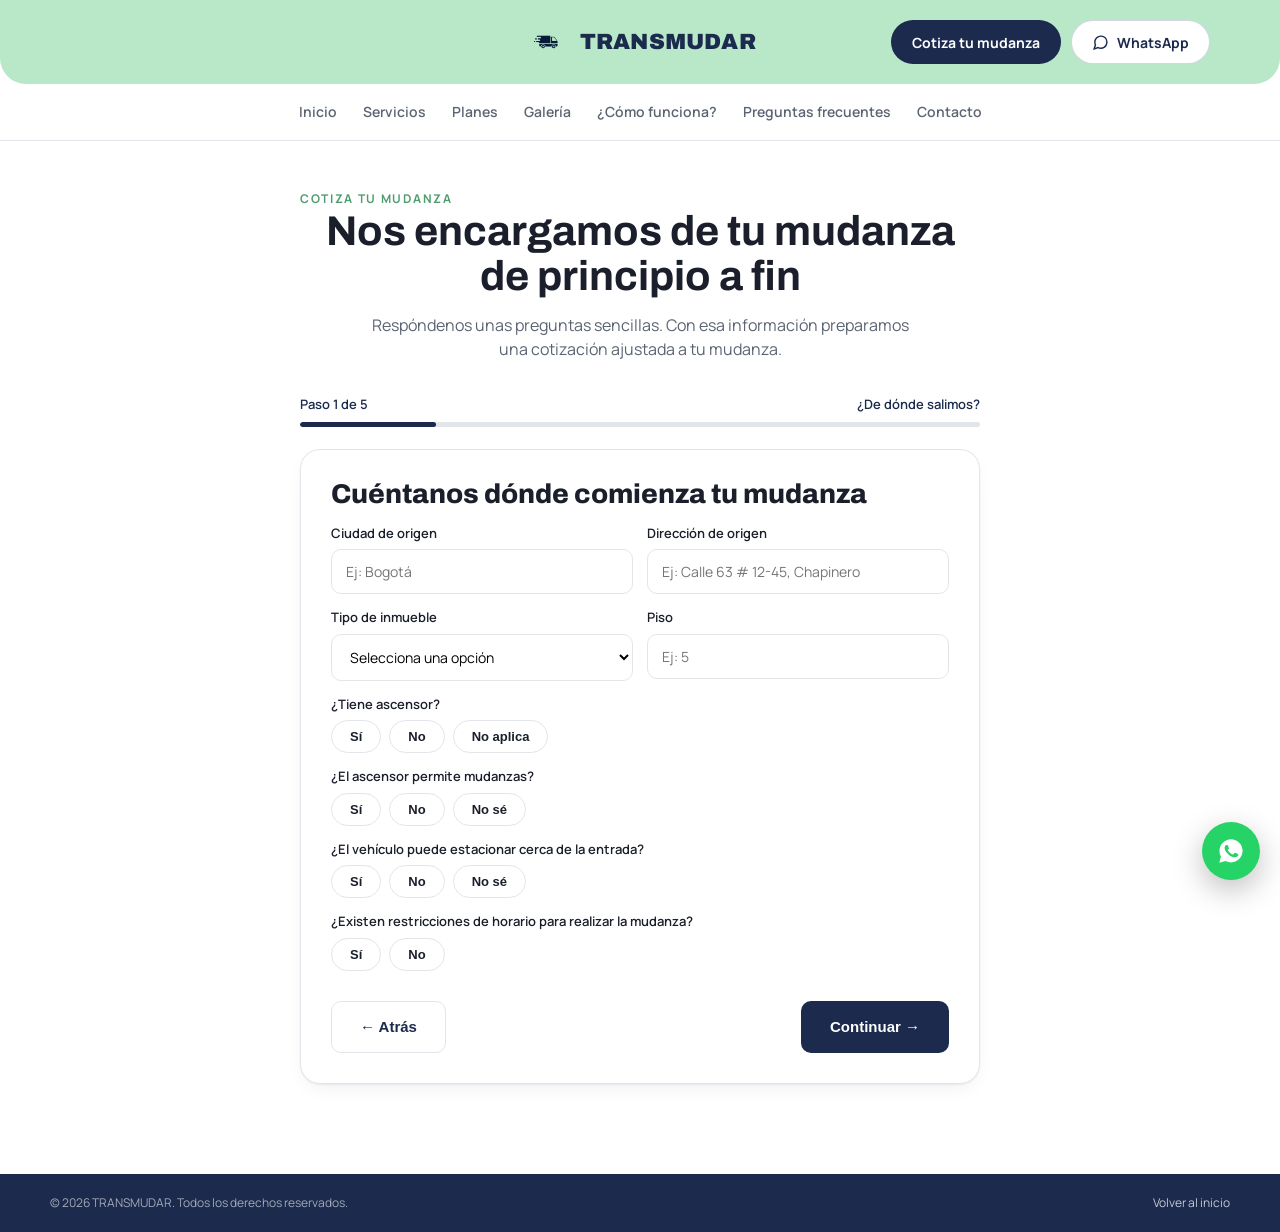
<file: cotizar.html>
<!DOCTYPE html>
<html lang="es">
<head>
<meta charset="UTF-8" />
<meta name="viewport" content="width=device-width, initial-scale=1.0" />
<title>Cotiza tu mudanza | TRANSMUDAR</title>
<meta name="description" content="Cuéntanos tu mudanza y recibe una cotización de TRANSMUDAR: origen, destino, plan y fotos." />
<link rel="canonical" href="https://trasmudar.com/cotizar.html" />
<meta property="og:url" content="https://trasmudar.com/cotizar.html" />
<link rel="icon" href="favicon.ico" />
<link rel="stylesheet" href="assets/styles.css?v=2" />
</head>
<body>

<header class="site-header">
  <div class="header-top">
    <div class="container">
      <a href="index.html#inicio" class="brand">
        <img src="assets/logo-camion.png" alt="TRANSMUDAR" />
        <span>TRANSMUDAR</span>
      </a>
      <div class="header-actions">
        <a href="cotizar.html" class="btn btn-navy">Cotiza tu mudanza</a>
        <a id="wa-header" href="#" target="_blank" rel="noopener noreferrer" class="btn btn-wa">
          <svg width="17" height="17" viewBox="0 0 24 24" fill="none" stroke="currentColor" stroke-width="2"><path d="M21 11.5a8.38 8.38 0 0 1-.9 3.8 8.5 8.5 0 0 1-7.6 4.7 8.38 8.38 0 0 1-3.8-.9L3 21l1.9-5.7a8.38 8.38 0 0 1-.9-3.8 8.5 8.5 0 0 1 4.7-7.6 8.38 8.38 0 0 1 3.8-.9h.5a8.48 8.48 0 0 1 8 8v.5Z"/></svg>
          WhatsApp
        </a>
      </div>
    </div>
  </div>
  <div class="header-nav">
    <div class="container">
      <nav class="nav-links">
        <a href="index.html#inicio">Inicio</a>
        <a href="index.html#servicios">Servicios</a>
        <a href="index.html#planes">Planes</a>
        <a href="index.html#galeria">Galería</a>
        <a href="index.html#como-funciona">¿Cómo funciona?</a>
        <a href="index.html#faq">Preguntas frecuentes</a>
        <a href="index.html#contacto">Contacto</a>
      </nav>
    </div>
  </div>
</header>

<div class="form-shell">
  <p class="eyebrow" style="text-align:center;">Cotiza tu mudanza</p>
  <h1 style="text-align:center;">Nos encargamos de tu mudanza de principio a fin</h1>
  <p class="sub" style="text-align:center; max-width:560px; margin-left:auto; margin-right:auto;">Respóndenos unas preguntas sencillas. Con esa información preparamos una cotización ajustada a tu mudanza.</p>

  <div class="wizard-progress">
    <div class="wizard-progress-top">
      <span id="paso-label">Paso 1 de 5</span>
      <span id="paso-titulo">¿De dónde salimos?</span>
    </div>
    <div class="wizard-progress-bar"><div class="wizard-progress-fill" id="progress-fill"></div></div>
  </div>

  <div class="wizard-card">
    <div id="wizard-loading" class="wizard-loading" hidden>
      <div class="spinner"></div>
      <p>Enviando tu solicitud...</p>
    </div>


    <!-- Paso 1: Origen -->
    <section class="wizard-step" data-step="1">
      <h2>Cuéntanos dónde comienza tu mudanza</h2>
      <div class="row-2">
        <div class="field">
          <label for="origen_ciudad">Ciudad de origen</label>
          <input type="text" id="origen_ciudad" placeholder="Ej: Bogotá" />
        </div>
        <div class="field">
          <label for="origen_direccion">Dirección de origen</label>
          <input type="text" id="origen_direccion" placeholder="Ej: Calle 63 # 12-45, Chapinero" />
        </div>
      </div>
      <div class="row-2">
        <div class="field">
          <label for="origen_tipo_inmueble">Tipo de inmueble</label>
          <select id="origen_tipo_inmueble">
            <option value="">Selecciona una opción</option>
            <option>Apartamento</option>
            <option>Casa</option>
            <option>Oficina</option>
            <option>Bodega</option>
            <option>Local comercial</option>
            <option>Otro</option>
          </select>
        </div>
        <div class="field">
          <label for="origen_piso">Piso</label>
          <input type="text" id="origen_piso" placeholder="Ej: 5" />
        </div>
      </div>
      <div class="field">
        <label>¿Tiene ascensor?</label>
        <div class="pill-group" data-campo="origen_ascensor">
          <button type="button" class="pill-btn" data-valor="Sí">Sí</button>
          <button type="button" class="pill-btn" data-valor="No">No</button>
          <button type="button" class="pill-btn" data-valor="No aplica">No aplica</button>
        </div>
      </div>
      <div class="field">
        <label>¿El ascensor permite mudanzas?</label>
        <div class="pill-group" data-campo="origen_ascensor_permite">
          <button type="button" class="pill-btn" data-valor="Sí">Sí</button>
          <button type="button" class="pill-btn" data-valor="No">No</button>
          <button type="button" class="pill-btn" data-valor="No sé">No sé</button>
        </div>
      </div>
      <div class="field">
        <label>¿El vehículo puede estacionar cerca de la entrada?</label>
        <div class="pill-group" data-campo="origen_vehiculo_estaciona">
          <button type="button" class="pill-btn" data-valor="Sí">Sí</button>
          <button type="button" class="pill-btn" data-valor="No">No</button>
          <button type="button" class="pill-btn" data-valor="No sé">No sé</button>
        </div>
      </div>
      <div class="field">
        <label>¿Existen restricciones de horario para realizar la mudanza?</label>
        <div class="pill-group" data-campo="origen_restricciones_horario">
          <button type="button" class="pill-btn" data-valor="Sí">Sí</button>
          <button type="button" class="pill-btn" data-valor="No">No</button>
        </div>
      </div>
      <div class="wizard-nav">
        <button type="button" class="btn btn-outline-navy wizard-atras" disabled>← Atrás</button>
        <button type="button" class="btn btn-navy wizard-continuar">Continuar →</button>
      </div>
    </section>

    <!-- Paso 2: Destino -->
    <section class="wizard-step" data-step="2" hidden>
      <h2>¿A dónde vamos?</h2>
      <div class="row-2">
        <div class="field">
          <label for="destino_ciudad">Ciudad de destino</label>
          <input type="text" id="destino_ciudad" placeholder="Ej: Bogotá" />
        </div>
        <div class="field">
          <label for="destino_direccion">Dirección de destino</label>
          <input type="text" id="destino_direccion" placeholder="Ej: Calle 63 # 12-45, Chapinero" />
        </div>
      </div>
      <div class="row-2">
        <div class="field">
          <label for="destino_tipo_inmueble">Tipo de inmueble</label>
          <select id="destino_tipo_inmueble">
            <option value="">Selecciona una opción</option>
            <option>Apartamento</option>
            <option>Casa</option>
            <option>Oficina</option>
            <option>Bodega</option>
            <option>Local comercial</option>
            <option>Otro</option>
          </select>
        </div>
        <div class="field">
          <label for="destino_piso">Piso</label>
          <input type="text" id="destino_piso" placeholder="Ej: 5" />
        </div>
      </div>
      <div class="field">
        <label>¿Tiene ascensor?</label>
        <div class="pill-group" data-campo="destino_ascensor">
          <button type="button" class="pill-btn" data-valor="Sí">Sí</button>
          <button type="button" class="pill-btn" data-valor="No">No</button>
          <button type="button" class="pill-btn" data-valor="No aplica">No aplica</button>
        </div>
      </div>
      <div class="field">
        <label>¿El ascensor permite mudanzas?</label>
        <div class="pill-group" data-campo="destino_ascensor_permite">
          <button type="button" class="pill-btn" data-valor="Sí">Sí</button>
          <button type="button" class="pill-btn" data-valor="No">No</button>
          <button type="button" class="pill-btn" data-valor="No sé">No sé</button>
        </div>
      </div>
      <div class="field">
        <label>¿El vehículo puede estacionar cerca de la entrada?</label>
        <div class="pill-group" data-campo="destino_vehiculo_estaciona">
          <button type="button" class="pill-btn" data-valor="Sí">Sí</button>
          <button type="button" class="pill-btn" data-valor="No">No</button>
          <button type="button" class="pill-btn" data-valor="No sé">No sé</button>
        </div>
      </div>
      <div class="wizard-nav">
        <button type="button" class="btn btn-outline-navy wizard-atras">← Atrás</button>
        <button type="button" class="btn btn-navy wizard-continuar">Continuar →</button>
      </div>
    </section>

    <!-- Paso 3: Inventario -->
    <section class="wizard-step" data-step="3" hidden>
      <h2>¿Qué vamos a transportar?</h2>
      <p class="wizard-step-sub">Usa los contadores. No necesitas ser exacto, es para estimar el volumen.</p>

      <p class="inv-titulo">Sala</p>
      <div class="inv-grid" data-grupo="sala">
        <div class="inv-item" data-item="Sofá 2 puestos">Sofá 2 puestos</div>
        <div class="inv-item" data-item="Sofá 3 puestos">Sofá 3 puestos</div>
        <div class="inv-item" data-item="Sofá en L">Sofá en L</div>
        <div class="inv-item" data-item="Poltronas">Poltronas</div>
        <div class="inv-item" data-item="Mesa de centro">Mesa de centro</div>
        <div class="inv-item" data-item="Mesa auxiliar">Mesa auxiliar</div>
        <div class="inv-item" data-item="Biblioteca">Biblioteca</div>
        <div class="inv-item" data-item="Mueble de TV">Mueble de TV</div>
        <div class="inv-item" data-item="Otro (sala)">Otro (sala)</div>
      </div>

      <p class="inv-titulo">Comedor</p>
      <div class="inv-grid" data-grupo="comedor">
        <div class="inv-item" data-item="Mesa 2 puestos">Mesa 2 puestos</div>
        <div class="inv-item" data-item="Mesa 4 puestos">Mesa 4 puestos</div>
        <div class="inv-item" data-item="Mesa 6 puestos">Mesa 6 puestos</div>
        <div class="inv-item" data-item="Mesa 8 puestos o más">Mesa 8 puestos o más</div>
        <div class="inv-item" data-item="Número de sillas">Número de sillas</div>
        <div class="inv-item" data-item="Buffet / aparador">Buffet / aparador</div>
      </div>

      <p class="inv-titulo">Habitaciones</p>
      <div class="inv-grid" data-grupo="habitaciones">
        <div class="inv-item" data-item="Cama sencilla">Cama sencilla</div>
        <div class="inv-item" data-item="Cama semidoble">Cama semidoble</div>
        <div class="inv-item" data-item="Cama doble">Cama doble</div>
        <div class="inv-item" data-item="Cama Queen">Cama Queen</div>
        <div class="inv-item" data-item="Cama King">Cama King</div>
        <div class="inv-item" data-item="Colchones">Colchones</div>
        <div class="inv-item" data-item="Mesa de noche">Mesa de noche</div>
        <div class="inv-item" data-item="Cómoda">Cómoda</div>
        <div class="inv-item" data-item="Tocadores">Tocadores</div>
        <div class="inv-item" data-item="Armarios">Armarios</div>
        <div class="inv-item" data-item="Escritorio (habitación)">Escritorio</div>
      </div>
      <div class="field">
        <label>¿Alguna cama requiere desarme?</label>
        <div class="pill-group" data-campo="inv_desarme_camas">
          <button type="button" class="pill-btn" data-valor="Sí">Sí</button>
          <button type="button" class="pill-btn" data-valor="No">No</button>
          <button type="button" class="pill-btn" data-valor="No sé">No sé</button>
        </div>
      </div>

      <p class="inv-titulo">Electrodomésticos</p>
      <div class="inv-grid" data-grupo="electrodomesticos">
        <div class="inv-item" data-item="Nevera pequeña">Nevera pequeña</div>
        <div class="inv-item" data-item="Nevera convencional">Nevera convencional</div>
        <div class="inv-item" data-item="Nevera de dos puertas">Nevera de dos puertas</div>
        <div class="inv-item" data-item="Nevecón">Nevecón</div>
        <div class="inv-item" data-item="Lavadora">Lavadora</div>
        <div class="inv-item" data-item="Secadora">Secadora</div>
        <div class="inv-item" data-item="Lavavajillas">Lavavajillas</div>
        <div class="inv-item" data-item="Microondas">Microondas</div>
        <div class="inv-item" data-item="Horno">Horno</div>
        <div class="inv-item" data-item="Estufa">Estufa</div>
      </div>

      <p class="inv-titulo">Oficina / estudio</p>
      <div class="inv-grid" data-grupo="oficina">
        <div class="inv-item" data-item="Escritorio (oficina)">Escritorios</div>
        <div class="inv-item" data-item="Sillas de escritorio">Sillas de escritorio</div>
        <div class="inv-item" data-item="Archivadores">Archivadores</div>
        <div class="inv-item" data-item="Computadores">Computadores</div>
        <div class="inv-item" data-item="Impresoras">Impresoras</div>
        <div class="inv-item" data-item="Otros equipos">Otros equipos</div>
      </div>

      <p class="inv-titulo">Cajas y objetos</p>
      <div class="inv-grid" data-grupo="cajas">
        <div class="inv-item" data-item="Cajas (aproximado)">Cajas (aproximado)</div>
        <div class="inv-item" data-item="Maletas">Maletas</div>
        <div class="inv-item" data-item="Bolsas">Bolsas</div>
        <div class="inv-item" data-item="Cuadros">Cuadros</div>
        <div class="inv-item" data-item="Espejos">Espejos</div>
        <div class="inv-item" data-item="Plantas">Plantas</div>
      </div>

      <p class="inv-titulo">Televisores</p>
      <div id="tv-lista" class="tv-lista"></div>
      <button type="button" id="tv-agregar-btn" class="btn btn-outline-navy" style="margin-top:10px;">+ Agregar televisor</button>
      <div id="tv-form" class="tv-form" hidden>
        <div class="row-2">
          <div class="field">
            <label for="tv-tamano">Tamaño (pulgadas)</label>
            <select id="tv-tamano">
              <option value="32''">32''</option>
              <option value="40''">40''</option>
              <option value="43''">43''</option>
              <option value="50''">50''</option>
              <option value="55''">55''</option>
              <option value="60''">60''</option>
              <option value="65''">65''</option>
              <option value="70'' o más">70'' o más</option>
              <option value="No sé">No sé</option>
            </select>
          </div>
          <div class="field">
            <label>¿Está instalado en pared?</label>
            <div class="pill-group" data-campo="tv_pared">
              <button type="button" class="pill-btn" data-valor="Sí">Sí</button>
              <button type="button" class="pill-btn" data-valor="No">No</button>
            </div>
          </div>
        </div>
        <div class="wizard-nav" style="margin-top:14px;">
          <button type="button" id="tv-cancelar-btn" class="btn btn-outline-navy">Cancelar</button>
          <button type="button" id="tv-confirmar-btn" class="btn btn-navy">Agregar a la lista</button>
        </div>
      </div>

      <p class="inv-titulo">Elementos especiales</p>
      <div class="plan-select-grid" id="elementos-especiales">
        <label class="plan-option"><input type="checkbox" value="Piano" /> Piano</label>
        <label class="plan-option"><input type="checkbox" value="Caja fuerte" /> Caja fuerte</label>
        <label class="plan-option"><input type="checkbox" value="Mesa de mármol" /> Mesa de mármol</label>
        <label class="plan-option"><input type="checkbox" value="Cristales" /> Cristales</label>
        <label class="plan-option"><input type="checkbox" value="Obras de arte" /> Obras de arte</label>
        <label class="plan-option"><input type="checkbox" value="Antigüedades" /> Antigüedades</label>
        <label class="plan-option"><input type="checkbox" value="Acuario" /> Acuario</label>
        <label class="plan-option"><input type="checkbox" value="Elementos especialmente pesados" /> Elementos especialmente pesados</label>
        <label class="plan-option"><input type="checkbox" value="Otro" /> Otro</label>
      </div>

      <div class="wizard-nav">
        <button type="button" class="btn btn-outline-navy wizard-atras">← Atrás</button>
        <button type="button" class="btn btn-navy wizard-continuar">Continuar →</button>
      </div>
    </section>

    <!-- Paso 4: Servicio -->
    <section class="wizard-step" data-step="4" hidden>
      <h2>¿Qué nivel de servicio necesitas?</h2>
      <div class="servicio-opciones" id="plan-opciones">
        <button type="button" class="servicio-card" data-valor="basico">
          <strong>BÁSICO</strong>
          <span>Lo esencial para trasladar tus pertenencias de forma segura y organizada.</span>
        </button>
        <button type="button" class="servicio-card" data-valor="plus">
          <strong>PLUS</strong>
          <span>Mayor protección para tus muebles durante todo el traslado.</span>
        </button>
        <button type="button" class="servicio-card" data-valor="premium">
          <strong>PREMIUM</strong>
          <span>Nos encargamos prácticamente de todo para que tú tengas que preocuparte lo menos posible.</span>
        </button>
        <button type="button" class="servicio-card servicio-card-simple" data-valor="recomiendenme">
          No estoy seguro, quiero que TRANSMUDAR me recomiende uno.
        </button>
      </div>

      <p class="inv-titulo">Servicios adicionales</p>
      <div class="plan-select-grid" id="servicios-adicionales">
        <label class="plan-option"><input type="checkbox" value="Empaque" /> Empaque</label>
        <label class="plan-option"><input type="checkbox" value="Renta de bodega" /> Renta de bodega</label>
        <label class="plan-option"><input type="checkbox" value="Movimiento de muebles por fachada" /> Movimiento de muebles por fachada</label>
        <label class="plan-option"><input type="checkbox" value="Traslado de oficina" /> Traslado de oficina</label>
        <label class="plan-option"><input type="checkbox" value="Traslado de evento" /> Traslado de evento</label>
        <label class="plan-option"><input type="checkbox" value="Servicio express" /> Servicio express</label>
        <label class="plan-option"><input type="checkbox" value="Otro" /> Otro</label>
      </div>

      <div class="row-2">
        <div class="field">
          <label for="fecha_estimada">Fecha estimada de la mudanza</label>
          <input type="date" id="fecha_estimada" />
        </div>
        <div class="field">
          <label>Horario preferido</label>
          <div class="pill-group" data-campo="horario_preferido">
            <button type="button" class="pill-btn" data-valor="Mañana">Mañana</button>
            <button type="button" class="pill-btn" data-valor="Tarde">Tarde</button>
            <button type="button" class="pill-btn" data-valor="Por definir">Por definir</button>
          </div>
        </div>
      </div>

      <div class="wizard-nav">
        <button type="button" class="btn btn-outline-navy wizard-atras">← Atrás</button>
        <button type="button" class="btn btn-navy wizard-continuar">Continuar →</button>
      </div>
    </section>

    <!-- Paso 5: Contacto -->
    <section class="wizard-step" data-step="5" hidden>
      <h2>Ya casi terminamos</h2>
      <p class="wizard-step-sub">Las fotos nos ayudan a conocer mejor el volumen de tu mudanza y darte una cotización más precisa.</p>

      <label class="foto-drop" id="foto-drop">
        <svg width="26" height="26" viewBox="0 0 24 24" fill="none" stroke="currentColor" stroke-width="2"><path d="M4 8h3l1.5-2h7L17 8h3a1 1 0 0 1 1 1v10a1 1 0 0 1-1 1H4a1 1 0 0 1-1-1V9a1 1 0 0 1 1-1Z"/><circle cx="12" cy="14" r="3.5"/></svg>
        <span>Agregar fotografías</span>
        <small>Desde la cámara, la galería o tu computador (máximo 8 fotos)</small>
        <input type="file" id="fotos-input" accept="image/*" multiple style="display:none;" />
      </label>
      <p id="fotos-contador" style="font-size:13px; color:var(--muted); margin-top:8px;"></p>

      <div class="row-2" style="margin-top:20px;">
        <div class="field">
          <label for="nombre">Nombre completo</label>
          <input type="text" id="nombre" />
        </div>
        <div class="field">
          <label for="telefono">Número de celular</label>
          <input type="tel" id="telefono" placeholder="Ej: 311 254 3114" />
        </div>
      </div>
      <div class="row-2">
        <div class="field">
          <label for="whatsapp">WhatsApp (si es diferente)</label>
          <input type="tel" id="whatsapp" />
        </div>
        <div class="field">
          <label for="email">Correo electrónico</label>
          <input type="email" id="email" />
        </div>
      </div>
      <div class="field">
        <label for="observaciones">Observaciones adicionales</label>
        <textarea id="observaciones" placeholder="Cuéntanos cualquier detalle que debamos tener en cuenta."></textarea>
      </div>

      <label class="checkbox-row">
        <input type="checkbox" id="autorizacion" />
        Autorizo ser contactado por TRANSMUDAR para recibir información sobre esta solicitud de cotización. Consulta la
        <a href="tratamiento-de-datos.html" style="text-decoration:underline;">política de tratamiento de datos</a>.
      </label>

      <div id="form-msg" class="form-msg"></div>

      <div class="wizard-nav">
        <button type="button" class="btn btn-outline-navy wizard-atras">← Atrás</button>
        <button type="button" id="submit-btn" class="btn btn-navy">Enviar solicitud →</button>
      </div>
    </section>

  </div>
</div>

<div id="confirmacion" class="confirmacion-shell" hidden>
  <div class="confirmacion-icono">
    <svg width="40" height="40" viewBox="0 0 24 24" fill="none" stroke="currentColor" stroke-width="2.4"><path d="m5 12 5 5L20 7"/></svg>
  </div>
  <h1>¡Formulario enviado!</h1>
  <p id="confirmacion-texto" class="confirmacion-texto"></p>
  <div class="hero-ctas" style="justify-content:center; margin-top:26px;">
    <a href="index.html" class="btn btn-navy">Volver al inicio</a>
    <a id="wa-continuar" href="#" target="_blank" rel="noopener noreferrer" class="btn btn-outline-navy">Continuar por WhatsApp</a>
  </div>
</div>


<footer class="site-footer">
  <div class="container footer-bottom" style="border-top:none;">
    <span>© <span data-year></span> TRANSMUDAR. Todos los derechos reservados.</span>
    <a href="index.html" style="color:rgba(255,255,255,.75); text-decoration:none;">Volver al inicio</a>
  </div>
</footer>

<a id="wa-fab" class="wa-fab" href="#" target="_blank" rel="noopener noreferrer" aria-label="Hablar por WhatsApp">
  <svg width="28" height="28" viewBox="0 0 24 24" fill="currentColor"><path d="M12.04 2C6.58 2 2.13 6.45 2.13 11.91c0 1.75.46 3.38 1.26 4.8L2 22l5.42-1.36a9.86 9.86 0 0 0 4.62 1.15h.01c5.46 0 9.9-4.45 9.9-9.91C21.96 6.45 17.5 2 12.04 2Zm5.8 14.02c-.24.68-1.4 1.3-1.93 1.36-.5.06-1.02.28-3.4-.7-2.87-1.19-4.7-4.08-4.84-4.27-.14-.19-1.15-1.53-1.15-2.92s.72-2.07.98-2.35c.24-.27.53-.34.7-.34.18 0 .35 0 .5.01.16.01.38-.06.6.45.24.57.8 1.97.87 2.11.07.14.12.31.02.5-.1.19-.15.31-.3.48-.15.17-.31.38-.44.5-.15.14-.31.3-.13.6.17.3.77 1.27 1.66 2.06 1.14 1.02 2.1 1.34 2.4 1.48.3.15.48.13.65-.08.18-.2.75-.87.95-1.17.2-.3.4-.25.68-.15.28.1 1.77.83 2.07.98.3.15.5.22.57.35.07.13.07.75-.17 1.43Z"/></svg>
</a>

<script src="assets/brand.js"></script>
<script src="assets/apps-script-config.js"></script>
<script src="assets/site.js"></script>
<script src="assets/cotizar.js"></script>
<script>
  document.addEventListener("DOMContentLoaded", function () {
    var link = waLink();
    ["wa-fab", "wa-header"].forEach(function (id) {
      var el = document.getElementById(id);
      if (el) el.href = link;
    });
  });
</script>
</body>
</html>
</file>
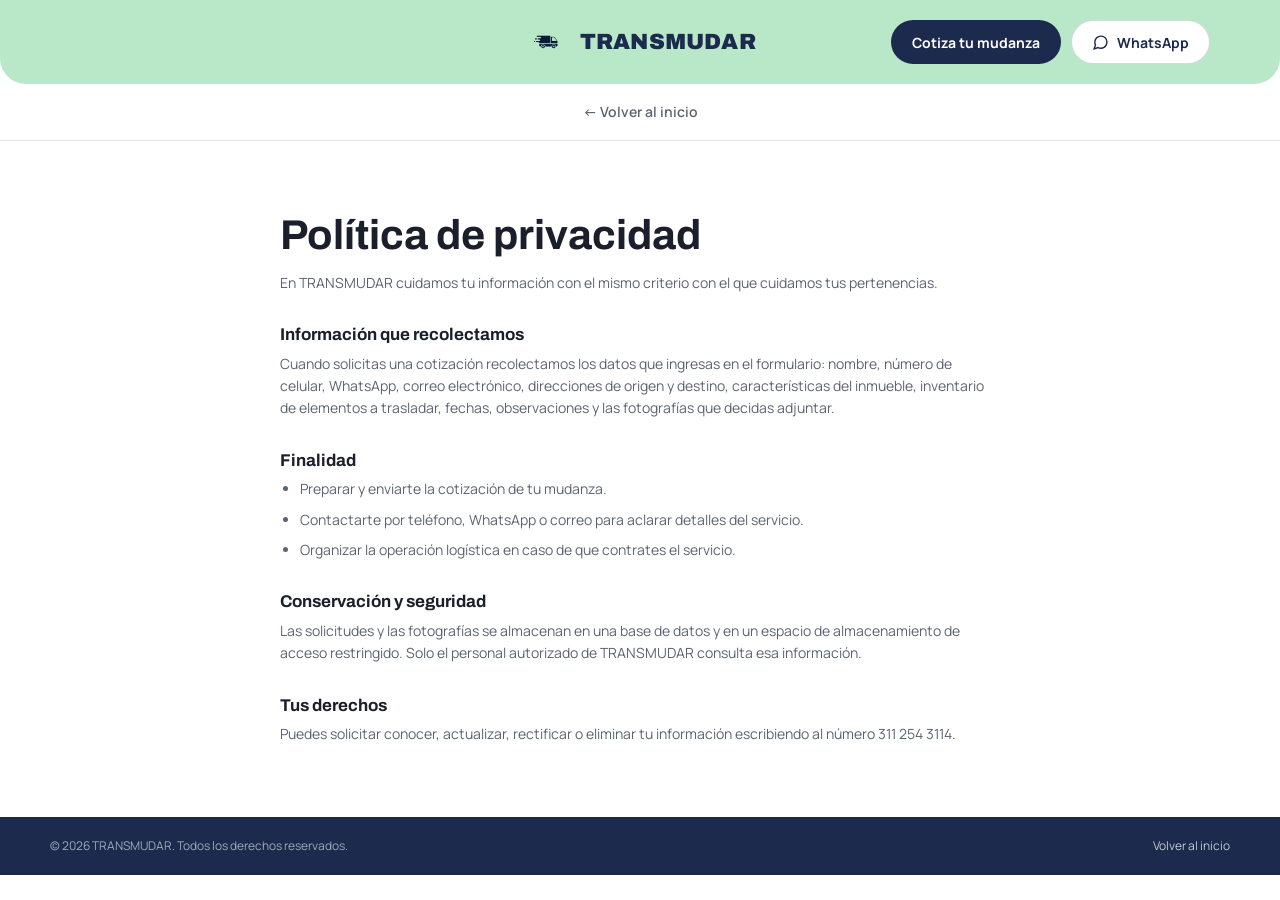
<file: privacidad.html>
<!DOCTYPE html>
<html lang="es">
<head>
<meta charset="UTF-8" />
<meta name="viewport" content="width=device-width, initial-scale=1.0" />
<title>Política de privacidad | TRANSMUDAR</title>
<meta name="robots" content="noindex" />
<link rel="icon" href="favicon.ico" />
<link rel="stylesheet" href="assets/styles.css?v=2" />
</head>
<body>
<header class="site-header">
  <div class="header-top">
    <div class="container">
      <a href="index.html#inicio" class="brand">
        <img src="assets/logo-camion.png" alt="TRANSMUDAR" />
        <span>TRANSMUDAR</span>
      </a>
      <div class="header-actions">
        <a href="cotizar.html" class="btn btn-navy">Cotiza tu mudanza</a>
        <a id="wa-header" href="#" target="_blank" rel="noopener noreferrer" class="btn btn-wa">
          <svg width="17" height="17" viewBox="0 0 24 24" fill="none" stroke="currentColor" stroke-width="2"><path d="M21 11.5a8.38 8.38 0 0 1-.9 3.8 8.5 8.5 0 0 1-7.6 4.7 8.38 8.38 0 0 1-3.8-.9L3 21l1.9-5.7a8.38 8.38 0 0 1-.9-3.8 8.5 8.5 0 0 1 4.7-7.6 8.38 8.38 0 0 1 3.8-.9h.5a8.48 8.48 0 0 1 8 8v.5Z"/></svg>
          WhatsApp
        </a>
      </div>
    </div>
  </div>
  <div class="header-nav">
    <div class="container">
      <nav class="nav-links" style="margin:0 auto; display:flex;"><a href="index.html">← Volver al inicio</a></nav>
    </div>
  </div>
</header>

<article class="legal">
  <h1>Política de privacidad</h1>
  <p class="intro">En TRANSMUDAR cuidamos tu información con el mismo criterio con el que cuidamos tus pertenencias.</p>

  <section>
    <h2>Información que recolectamos</h2>
    <p>Cuando solicitas una cotización recolectamos los datos que ingresas en el formulario: nombre, número de celular, WhatsApp, correo electrónico, direcciones de origen y destino, características del inmueble, inventario de elementos a trasladar, fechas, observaciones y las fotografías que decidas adjuntar.</p>
  </section>

  <section>
    <h2>Finalidad</h2>
    <ul>
      <li>Preparar y enviarte la cotización de tu mudanza.</li>
      <li>Contactarte por teléfono, WhatsApp o correo para aclarar detalles del servicio.</li>
      <li>Organizar la operación logística en caso de que contrates el servicio.</li>
    </ul>
  </section>

  <section>
    <h2>Conservación y seguridad</h2>
    <p>Las solicitudes y las fotografías se almacenan en una base de datos y en un espacio de almacenamiento de acceso restringido. Solo el personal autorizado de TRANSMUDAR consulta esa información.</p>
  </section>

  <section>
    <h2>Tus derechos</h2>
    <p>Puedes solicitar conocer, actualizar, rectificar o eliminar tu información escribiendo al número 311 254 3114.</p>
  </section>

</article>

<footer class="site-footer">
  <div class="container footer-bottom" style="border-top:none;">
    <span>© <span data-year></span> TRANSMUDAR. Todos los derechos reservados.</span>
    <a href="index.html" style="color:rgba(255,255,255,.75); text-decoration:none;">Volver al inicio</a>
  </div>
</footer>
<script src="assets/brand.js"></script>
<script src="assets/site.js"></script>
<script>document.addEventListener("DOMContentLoaded", function () { var el = document.getElementById("wa-header"); if (el) el.href = waLink(); });</script>
</body>
</html>
</file>
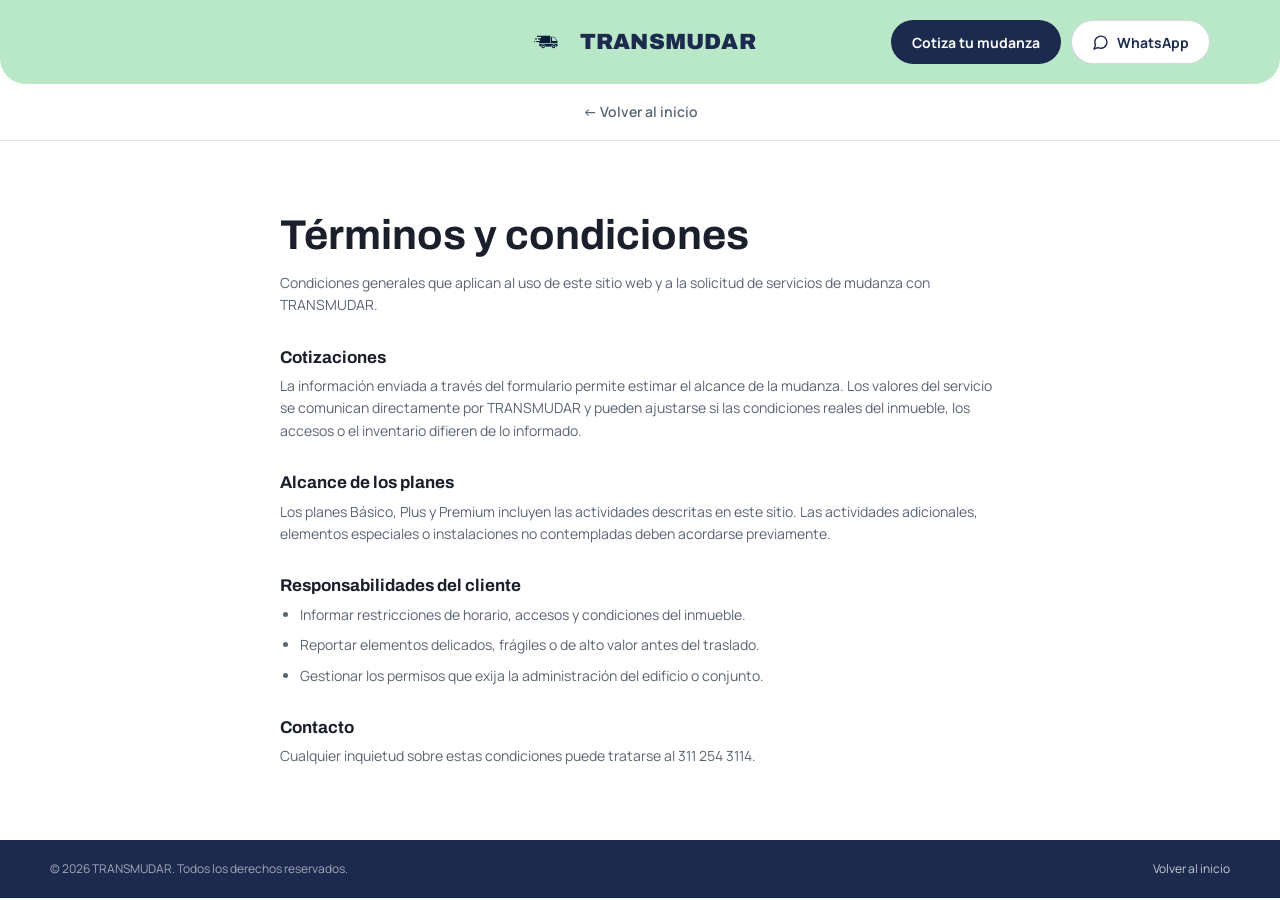
<file: terminos-y-condiciones.html>
<!DOCTYPE html>
<html lang="es">
<head>
<meta charset="UTF-8" />
<meta name="viewport" content="width=device-width, initial-scale=1.0" />
<title>Términos y condiciones | TRANSMUDAR</title>
<meta name="robots" content="noindex" />
<link rel="icon" href="favicon.ico" />
<link rel="stylesheet" href="assets/styles.css?v=2" />
</head>
<body>
<header class="site-header">
  <div class="header-top">
    <div class="container">
      <a href="index.html#inicio" class="brand">
        <img src="assets/logo-camion.png" alt="TRANSMUDAR" />
        <span>TRANSMUDAR</span>
      </a>
      <div class="header-actions">
        <a href="cotizar.html" class="btn btn-navy">Cotiza tu mudanza</a>
        <a id="wa-header" href="#" target="_blank" rel="noopener noreferrer" class="btn btn-wa">
          <svg width="17" height="17" viewBox="0 0 24 24" fill="none" stroke="currentColor" stroke-width="2"><path d="M21 11.5a8.38 8.38 0 0 1-.9 3.8 8.5 8.5 0 0 1-7.6 4.7 8.38 8.38 0 0 1-3.8-.9L3 21l1.9-5.7a8.38 8.38 0 0 1-.9-3.8 8.5 8.5 0 0 1 4.7-7.6 8.38 8.38 0 0 1 3.8-.9h.5a8.48 8.48 0 0 1 8 8v.5Z"/></svg>
          WhatsApp
        </a>
      </div>
    </div>
  </div>
  <div class="header-nav">
    <div class="container">
      <nav class="nav-links" style="margin:0 auto; display:flex;"><a href="index.html">← Volver al inicio</a></nav>
    </div>
  </div>
</header>

<article class="legal">
  <h1>Términos y condiciones</h1>
  <p class="intro">Condiciones generales que aplican al uso de este sitio web y a la solicitud de servicios de mudanza con TRANSMUDAR.</p>

  <section>
    <h2>Cotizaciones</h2>
    <p>La información enviada a través del formulario permite estimar el alcance de la mudanza. Los valores del servicio se comunican directamente por TRANSMUDAR y pueden ajustarse si las condiciones reales del inmueble, los accesos o el inventario difieren de lo informado.</p>
  </section>

  <section>
    <h2>Alcance de los planes</h2>
    <p>Los planes Básico, Plus y Premium incluyen las actividades descritas en este sitio. Las actividades adicionales, elementos especiales o instalaciones no contempladas deben acordarse previamente.</p>
  </section>

  <section>
    <h2>Responsabilidades del cliente</h2>
    <ul>
      <li>Informar restricciones de horario, accesos y condiciones del inmueble.</li>
      <li>Reportar elementos delicados, frágiles o de alto valor antes del traslado.</li>
      <li>Gestionar los permisos que exija la administración del edificio o conjunto.</li>
    </ul>
  </section>

  <section>
    <h2>Contacto</h2>
    <p>Cualquier inquietud sobre estas condiciones puede tratarse al 311 254 3114.</p>
  </section>

</article>

<footer class="site-footer">
  <div class="container footer-bottom" style="border-top:none;">
    <span>© <span data-year></span> TRANSMUDAR. Todos los derechos reservados.</span>
    <a href="index.html" style="color:rgba(255,255,255,.75); text-decoration:none;">Volver al inicio</a>
  </div>
</footer>
<script src="assets/brand.js"></script>
<script src="assets/site.js"></script>
<script>document.addEventListener("DOMContentLoaded", function () { var el = document.getElementById("wa-header"); if (el) el.href = waLink(); });</script>
</body>
</html>
</file>
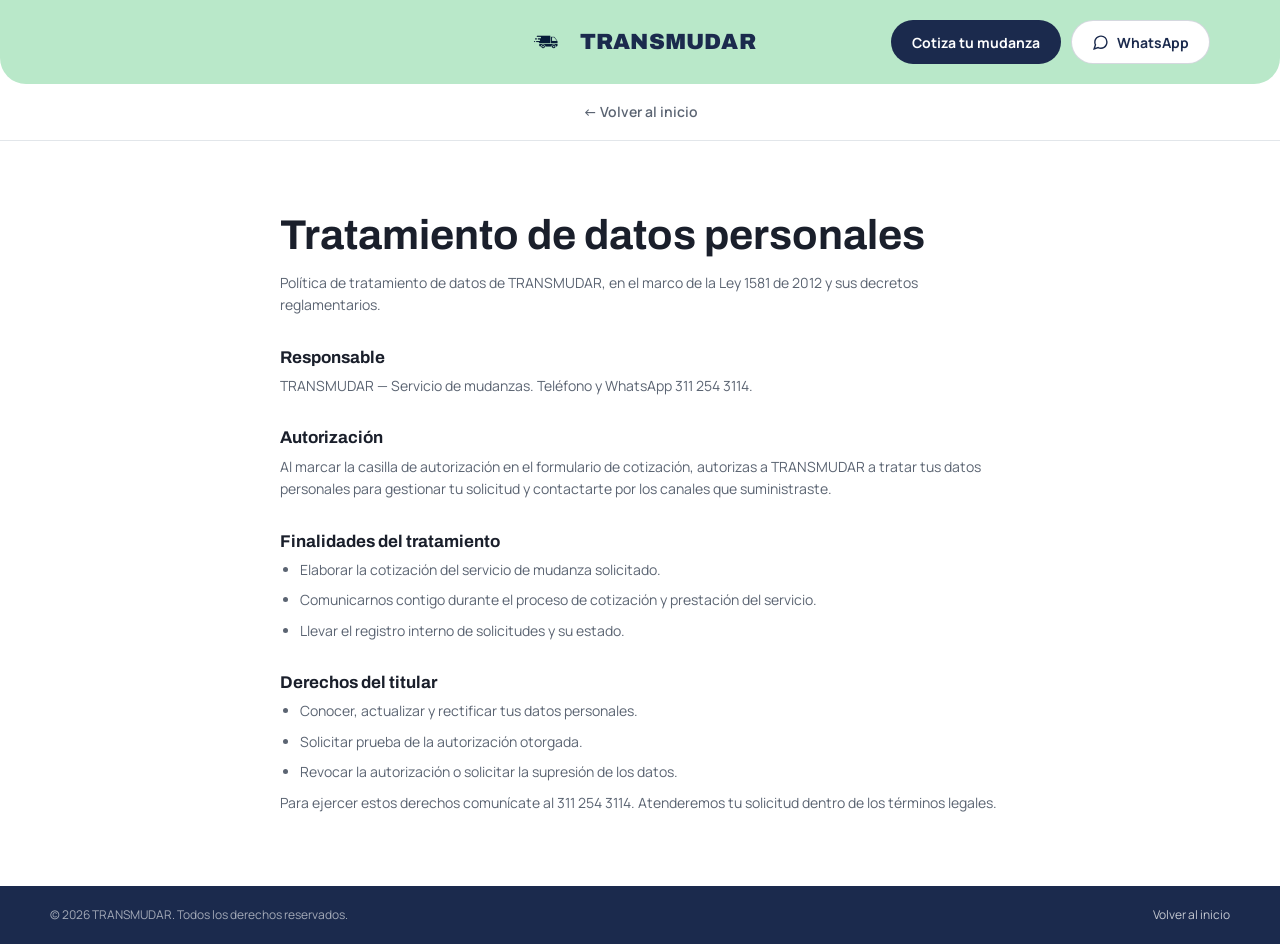
<file: tratamiento-de-datos.html>
<!DOCTYPE html>
<html lang="es">
<head>
<meta charset="UTF-8" />
<meta name="viewport" content="width=device-width, initial-scale=1.0" />
<title>Tratamiento de datos personales | TRANSMUDAR</title>
<meta name="robots" content="noindex" />
<link rel="icon" href="favicon.ico" />
<link rel="stylesheet" href="assets/styles.css?v=2" />
</head>
<body>
<header class="site-header">
  <div class="header-top">
    <div class="container">
      <a href="index.html#inicio" class="brand">
        <img src="assets/logo-camion.png" alt="TRANSMUDAR" />
        <span>TRANSMUDAR</span>
      </a>
      <div class="header-actions">
        <a href="cotizar.html" class="btn btn-navy">Cotiza tu mudanza</a>
        <a id="wa-header" href="#" target="_blank" rel="noopener noreferrer" class="btn btn-wa">
          <svg width="17" height="17" viewBox="0 0 24 24" fill="none" stroke="currentColor" stroke-width="2"><path d="M21 11.5a8.38 8.38 0 0 1-.9 3.8 8.5 8.5 0 0 1-7.6 4.7 8.38 8.38 0 0 1-3.8-.9L3 21l1.9-5.7a8.38 8.38 0 0 1-.9-3.8 8.5 8.5 0 0 1 4.7-7.6 8.38 8.38 0 0 1 3.8-.9h.5a8.48 8.48 0 0 1 8 8v.5Z"/></svg>
          WhatsApp
        </a>
      </div>
    </div>
  </div>
  <div class="header-nav">
    <div class="container">
      <nav class="nav-links" style="margin:0 auto; display:flex;"><a href="index.html">← Volver al inicio</a></nav>
    </div>
  </div>
</header>

<article class="legal">
  <h1>Tratamiento de datos personales</h1>
  <p class="intro">Política de tratamiento de datos de TRANSMUDAR, en el marco de la Ley 1581 de 2012 y sus decretos reglamentarios.</p>

  <section>
    <h2>Responsable</h2>
    <p>TRANSMUDAR — Servicio de mudanzas. Teléfono y WhatsApp 311 254 3114.</p>
  </section>

  <section>
    <h2>Autorización</h2>
    <p>Al marcar la casilla de autorización en el formulario de cotización, autorizas a TRANSMUDAR a tratar tus datos personales para gestionar tu solicitud y contactarte por los canales que suministraste.</p>
  </section>

  <section>
    <h2>Finalidades del tratamiento</h2>
    <ul>
      <li>Elaborar la cotización del servicio de mudanza solicitado.</li>
      <li>Comunicarnos contigo durante el proceso de cotización y prestación del servicio.</li>
      <li>Llevar el registro interno de solicitudes y su estado.</li>
    </ul>
  </section>

  <section>
    <h2>Derechos del titular</h2>
    <ul>
      <li>Conocer, actualizar y rectificar tus datos personales.</li>
      <li>Solicitar prueba de la autorización otorgada.</li>
      <li>Revocar la autorización o solicitar la supresión de los datos.</li>
    </ul>
    <p>Para ejercer estos derechos comunícate al 311 254 3114. Atenderemos tu solicitud dentro de los términos legales.</p>
  </section>

</article>

<footer class="site-footer">
  <div class="container footer-bottom" style="border-top:none;">
    <span>© <span data-year></span> TRANSMUDAR. Todos los derechos reservados.</span>
    <a href="index.html" style="color:rgba(255,255,255,.75); text-decoration:none;">Volver al inicio</a>
  </div>
</footer>
<script src="assets/brand.js"></script>
<script src="assets/site.js"></script>
<script>document.addEventListener("DOMContentLoaded", function () { var el = document.getElementById("wa-header"); if (el) el.href = waLink(); });</script>
</body>
</html>
</file>
<file: assets/styles.css>
@import url('https://fonts.googleapis.com/css2?family=Archivo:wght@600;700;800;900&family=Manrope:wght@400;500;600;700&display=swap');

:root {
  --navy: #1b2a4d;
  --navy-soft: #2c3f68;
  --mint: #b9e8c9;
  --mint-deep: #4f9d6e;
  --surface: #f6f8f8;
  --card: #ffffff;
  --border: #e2e6ea;
  --muted: #5b6472;
  --text: #1a1f2b;
  --radius: 14px;
  --shadow-soft: 0 1px 2px rgba(27,42,77,.06), 0 8px 24px -12px rgba(27,42,77,.14);
  --shadow-card: 0 2px 4px rgba(27,42,77,.05), 0 18px 40px -20px rgba(27,42,77,.22);
}

* { box-sizing: border-box; }
html { scroll-behavior: smooth; }
body {
  margin: 0;
  font-family: 'Manrope', ui-sans-serif, system-ui, sans-serif;
  color: var(--text);
  background: #fff;
  line-height: 1.5;
}
h1, h2, h3, .display {
  font-family: 'Archivo', ui-sans-serif, system-ui, sans-serif;
  line-height: 1.08;
  margin: 0;
}
p { margin: 0; }
a { color: inherit; }
ul { margin: 0; padding: 0; list-style: none; }
img { max-width: 100%; display: block; }

.container { max-width: 1180px; margin: 0 auto; padding: 0 20px; }
.section { padding: 64px 0; }
@media (min-width: 768px) { .section { padding: 96px 0; } }

.eyebrow {
  display: inline-flex;
  align-items: center;
  gap: 8px;
  font-size: 12px;
  font-weight: 700;
  letter-spacing: .14em;
  text-transform: uppercase;
  color: var(--mint-deep);
}

.btn {
  display: inline-flex;
  align-items: center;
  justify-content: center;
  gap: 8px;
  height: 52px;
  padding: 0 28px;
  border-radius: 10px;
  font-weight: 700;
  font-size: 15px;
  text-decoration: none;
  border: 1px solid transparent;
  cursor: pointer;
  transition: transform .15s ease, background .2s ease, color .2s ease, border-color .2s ease;
}
.btn:hover { transform: translateY(-1px); }
.btn-primary { background: var(--mint); color: var(--navy); }
.btn-primary:hover { background: #a6dfb9; }
.btn-outline-light { background: transparent; color: #fff; border-color: rgba(255,255,255,.4); }
.btn-outline-light:hover { background: #fff; color: var(--navy); }
.btn-navy { background: var(--navy); color: #fff; }
.btn-navy:hover { background: var(--navy-soft); }
.btn-outline-navy { background: transparent; color: var(--navy); border-color: var(--border); }
.btn-outline-navy:hover { background: var(--surface); }

/* Header */
.site-header {
  position: sticky;
  top: 0;
  z-index: 40;
  background: #fff;
}

/* Franja superior verde: logo + botones */
.header-top {
  background: var(--mint);
  border-radius: 0 0 26px 26px;
}
.header-top .container {
  display: grid;
  grid-template-columns: 1fr auto 1fr;
  align-items: center;
  height: 84px;
  gap: 16px;
}
.brand { display: flex; align-items: center; gap: 10px; text-decoration: none; grid-column: 2; justify-self: center; }
.brand img { height: 34px; width: auto; }
.brand span { font-family: 'Archivo', sans-serif; font-weight: 900; font-size: 22px; color: var(--navy); letter-spacing: .01em; }
.header-actions { display: flex; align-items: center; gap: 10px; grid-column: 3; justify-self: end; }

@media (max-width: 640px) {
  .header-top .container {
    display: flex;
    flex-direction: column;
    height: auto;
    padding-top: 14px;
    padding-bottom: 14px;
    gap: 10px;
  }
  .brand span { font-size: 19px; }
  .header-actions { justify-content: center; flex-wrap: wrap; }
  .header-actions .btn { height: 38px; padding: 0 14px; font-size: 13px; }
}
.header-actions .btn { height: 44px; padding: 0 20px; font-size: 14px; border-radius: 999px; }
.header-actions .btn-navy { background: var(--navy); color: #fff; }
.header-actions .btn-wa {
  background: #fff; color: var(--navy); border: 1px solid rgba(27,42,77,.18);
}
.header-actions .btn-wa:hover { background: var(--surface); }
.header-actions .btn-wa svg { color: var(--navy); }

/* Franja inferior blanca: menú (siempre visible, deslizable si no cabe) */
.header-nav { background: #fff; border-bottom: 1px solid var(--border); }
.header-nav .container { display: flex; align-items: center; height: 56px; padding: 0; }
.nav-links {
  display: flex; gap: 26px; font-size: 14px; font-weight: 600;
  overflow-x: auto; -webkit-overflow-scrolling: touch;
  white-space: nowrap; flex-wrap: nowrap;
  padding: 0 20px; margin: 0 auto; scrollbar-width: none;
}
.nav-links::-webkit-scrollbar { display: none; }
.nav-links a { text-decoration: none; color: var(--muted); padding: 4px 0; border-bottom: 2px solid transparent; flex-shrink: 0; }
.nav-links a:hover { color: var(--navy); }
.nav-links a.active { color: var(--navy); font-weight: 700; border-bottom-color: var(--mint-deep); }
@media (min-width: 960px) { .nav-links { justify-content: center; overflow-x: visible; } }

.header-cta { display: none; }

/* Hero */
.hero {
  position: relative;
  background: var(--navy);
  overflow: hidden;
  isolation: isolate;
}
.hero img.bg {
  position: absolute; inset: 0; width: 100%; height: 100%; object-fit: cover; opacity: .85;
}
.hero::after {
  content: "";
  position: absolute; inset: 0;
  background: linear-gradient(to bottom, rgba(27,42,77,.55), rgba(27,42,77,.42), rgba(27,42,77,.62));
}
.hero .container { position: relative; z-index: 2; padding: 100px 20px 96px; color: #fff; }
.hero-badge {
  display: inline-flex; align-items: center; gap: 8px;
  background: rgba(185,232,201,.92); color: var(--navy);
  font-size: 12px; font-weight: 700; letter-spacing: .12em; text-transform: uppercase;
  padding: 8px 16px; border-radius: 999px;
}
.hero h1 { font-size: clamp(2.2rem, 5vw, 4.2rem); font-weight: 800; max-width: 760px; margin-top: 22px; }
.hero h1 em { font-style: normal; color: var(--mint); }
.hero p.lead { max-width: 620px; margin-top: 18px; font-size: 17px; color: rgba(255,255,255,.85); }
.hero-ctas { display: flex; flex-wrap: wrap; gap: 12px; margin-top: 32px; }
.hero-note { margin-top: 30px; font-size: 13px; color: rgba(255,255,255,.68); }

/* Beneficios */
.beneficios { background: var(--surface); }
.grid-4 { display: grid; gap: 16px; grid-template-columns: repeat(2, 1fr); }
@media (min-width: 900px) { .grid-4 { grid-template-columns: repeat(4, 1fr); } }
.card {
  background: var(--card); border: 1px solid var(--border); border-radius: 18px;
  padding: 24px; box-shadow: var(--shadow-soft); transition: transform .2s ease;
}
.card:hover { transform: translateY(-3px); }
.icon-badge {
  display: grid; place-items: center; width: 48px; height: 48px; border-radius: 12px;
  background: var(--mint); color: var(--navy);
}
.card h3 { margin-top: 16px; font-size: 17px; font-weight: 700; }
.card p { margin-top: 8px; font-size: 14px; color: var(--muted); }

/* Servicios */
.grid-3 { display: grid; gap: 18px; grid-template-columns: 1fr; }
@media (min-width: 700px) { .grid-3 { grid-template-columns: repeat(2, 1fr); } }
@media (min-width: 1000px) { .grid-3 { grid-template-columns: repeat(3, 1fr); } }

/* Planes */
.planes-grid { display: grid; gap: 22px; grid-template-columns: 1fr; margin-top: 40px; }
@media (min-width: 900px) { .planes-grid { grid-template-columns: repeat(3, 1fr); } }
.plan-card {
  position: relative; background: var(--card); border: 1px solid var(--border); border-radius: 20px;
  padding: 28px; box-shadow: var(--shadow-soft); display: flex; flex-direction: column;
}
.plan-card.destacado { border-color: var(--mint-deep); box-shadow: var(--shadow-card); transform: scale(1.02); }
.plan-card.premium {
  background: var(--navy); border-color: var(--navy); color: #fff;
}
.plan-card.premium .desc { color: rgba(255,255,255,.75); }
.plan-card.premium .incluye-titulo { color: var(--mint); }
.plan-card.premium li { color: rgba(255,255,255,.92); }
.plan-card.premium li::before { color: var(--mint); }
.plan-card.premium .plan-badge { background: var(--mint); color: var(--navy); }
.plan-badge { display: inline-flex; align-items: center; gap: 5px; }
.plan-badge {
  position: absolute; top: -13px; left: 24px; background: var(--navy); color: var(--mint);
  font-size: 11px; font-weight: 700; letter-spacing: .08em; text-transform: uppercase;
  padding: 6px 14px; border-radius: 999px;
}
.plan-card h3 { font-size: 22px; font-weight: 800; letter-spacing: .02em; }
.plan-card .desc { margin-top: 8px; font-size: 14px; color: var(--muted); min-height: 44px; }
.plan-card .incluye-titulo { margin-top: 20px; font-size: 12px; font-weight: 700; text-transform: uppercase; letter-spacing: .06em; color: var(--mint-deep); }
.plan-card ul { margin-top: 12px; display: flex; flex-direction: column; gap: 9px; flex: 1; }
.plan-card li { display: flex; gap: 8px; font-size: 14px; }
.plan-card li::before { content: "✓"; color: var(--mint-deep); font-weight: 800; flex-shrink: 0; }
.plan-card .btn { margin-top: 24px; width: 100%; }

/* Comparador */
.tabla-comparador { width: 100%; border-collapse: collapse; margin-top: 16px; font-size: 14px; background: var(--card); border-radius: 14px; overflow: hidden; box-shadow: var(--shadow-soft); }
.tabla-comparador th, .tabla-comparador td { padding: 14px 18px; text-align: center; }
.tabla-comparador th:first-child, .tabla-comparador td:first-child { text-align: left; }
.tabla-comparador tbody tr:not(:last-child) td { border-bottom: 1px solid var(--border); }
.tabla-comparador thead th { background: var(--navy); color: #fff; font-family: 'Archivo', sans-serif; font-weight: 800; }
.tabla-comparador .si { color: var(--mint-deep); font-weight: 800; }
.tabla-comparador .no { color: #c3c9d1; }
.tabla-wrap { overflow-x: auto; margin-top: 48px; }

/* Galeria */
.galeria-filtros { display: flex; flex-wrap: wrap; gap: 10px; margin-top: 28px; }
.filtro-btn {
  background: transparent; border: 1px solid rgba(255,255,255,.3); color: rgba(255,255,255,.85);
  font-size: 13px; font-weight: 600; padding: 9px 18px; border-radius: 999px; cursor: pointer;
  transition: background .2s ease, color .2s ease, border-color .2s ease;
}
.filtro-btn:hover { border-color: var(--mint); color: #fff; }
.filtro-btn.active { background: var(--mint); border-color: var(--mint); color: var(--navy); }
.galeria-grid { display: grid; gap: 14px; grid-template-columns: repeat(2, 1fr); margin-top: 28px; }
@media (min-width: 700px) { .galeria-grid { grid-template-columns: repeat(3, 1fr); } }
@media (min-width: 1000px) { .galeria-grid { grid-template-columns: repeat(4, 1fr); } }
.galeria-item { border-radius: 14px; overflow: hidden; aspect-ratio: 4/3; background: var(--navy-soft); }
.galeria-item img { width: 100%; height: 100%; object-fit: cover; }

/* Como funciona */
.pasos { display: grid; gap: 32px; grid-template-columns: 1fr; margin-top: 48px; }
@media (min-width: 900px) { .pasos { grid-template-columns: repeat(4, 1fr); } }
.paso .num-badge {
  display: grid; place-items: center; width: 56px; height: 56px; border-radius: 16px;
  background: var(--navy); color: var(--mint); box-shadow: var(--shadow-card);
}
.paso .step-label { margin-top: 16px; font-size: 11px; font-weight: 700; letter-spacing: .12em; text-transform: uppercase; color: var(--mint-deep); }
.paso h3 { margin-top: 4px; font-size: 17px; font-weight: 700; }
.paso p { margin-top: 8px; font-size: 14px; color: var(--muted); }

/* Testimonios */
.testimonios { background: var(--surface); }
.testi-card { border: 1px dashed var(--border); border-radius: 18px; padding: 24px; background: var(--card); }
.testi-card p { margin-top: 14px; font-size: 14px; color: var(--muted); }
.testi-card .nombre { margin-top: 18px; font-size: 14px; font-weight: 700; }
.testi-card .detalle { font-size: 12px; color: var(--muted); }

/* FAQ */
.faq-grid { display: grid; gap: 40px; grid-template-columns: 1fr; }
@media (min-width: 1000px) { .faq-grid { grid-template-columns: .8fr 1.2fr; } }
details.faq-item { border-bottom: 1px solid var(--border); padding: 16px 0; }
details.faq-item summary { cursor: pointer; font-weight: 700; font-size: 15px; list-style: none; display: flex; justify-content: space-between; gap: 12px; }
details.faq-item summary::-webkit-details-marker { display: none; }
details.faq-item summary::after { content: "+"; font-size: 20px; color: var(--mint-deep); flex-shrink: 0; }
details.faq-item[open] summary::after { content: "–"; }
details.faq-item .faq-a { margin-top: 10px; font-size: 14px; color: var(--muted); }

/* CTA cotizar */
.cta-cotizar { background: var(--surface); }
.cta-card { border-radius: 24px; overflow: hidden; border: 1px solid var(--border); background: var(--card); box-shadow: var(--shadow-card); display: grid; grid-template-columns: 1fr; }
@media (min-width: 1000px) { .cta-card { grid-template-columns: 1fr 1fr; } }
.cta-card .txt { padding: 40px; }
.cta-card ul { margin-top: 22px; display: flex; flex-direction: column; gap: 12px; font-size: 14px; }
.cta-card li { display: flex; gap: 10px; }
.cta-card .img-wrap { min-height: 260px; position: relative; }
.cta-card .img-wrap img { position: absolute; inset: 0; width: 100%; height: 100%; object-fit: cover; }

/* CTA final */
.cta-final { position: relative; background: var(--navy); overflow: hidden; }
.cta-final img { position: absolute; inset: 0; width: 100%; height: 100%; object-fit: cover; opacity: .8; }
.cta-final::after { content: ""; position: absolute; inset: 0; background: rgba(27,42,77,.55); }
.cta-final .container { position: relative; z-index: 2; padding: 90px 20px; text-align: center; color: #fff; }
.cta-final h2 { max-width: 720px; margin: 0 auto; font-size: clamp(1.8rem, 4vw, 3rem); }
.cta-final p { max-width: 540px; margin: 18px auto 0; color: rgba(255,255,255,.85); }
.cta-final .hero-ctas { justify-content: center; }

/* Footer */
footer.site-footer { background: var(--navy); color: rgba(255,255,255,.85); }
.footer-grid { display: grid; gap: 32px; grid-template-columns: 1fr; padding: 32px 0 30px; }
@media (min-width: 800px) { .footer-grid { grid-template-columns: repeat(3, 1fr); } }
.footer-grid h4 { color: #fff; font-size: 14px; font-weight: 700; margin-bottom: 14px; }
.footer-grid a { display: block; font-size: 14px; color: rgba(255,255,255,.75); text-decoration: none; margin-bottom: 10px; }
.footer-grid a:hover { color: var(--mint); }
.social-circle {
  display: grid; place-items: center; width: 30px; height: 30px;
  background: transparent; color: rgba(255,255,255,.85); margin: 0 !important;
}
.social-circle svg { width: 24px; height: 24px; }
.social-circle:hover { color: var(--mint); }
.footer-bottom { border-top: 1px solid rgba(255,255,255,.12); padding: 20px 0; font-size: 12px; color: rgba(255,255,255,.6); display: flex; flex-wrap: wrap; gap: 10px; justify-content: space-between; }

/* WhatsApp flotante */
.wa-fab {
  position: fixed; bottom: 20px; right: 20px; z-index: 50;
  width: 58px; height: 58px; border-radius: 999px; background: #25D366; color: #fff;
  display: grid; place-items: center; box-shadow: 0 10px 30px rgba(0,0,0,.25); text-decoration: none;
}

/* Legal pages */
.legal { max-width: 760px; margin: 0 auto; padding: 72px 20px; }
.legal h1 { font-size: clamp(1.8rem, 3.4vw, 2.6rem); }
.legal .intro { margin-top: 14px; color: var(--muted); }
.legal section { margin-top: 32px; }
.legal h2 { font-size: 17px; font-weight: 700; }
.legal p, .legal li { font-size: 14px; color: var(--muted); margin-top: 8px; line-height: 1.6; }
.legal ul { list-style: disc; padding-left: 20px; margin-top: 8px; }
.legal .nota { margin-top: 44px; font-size: 12px; color: #9aa2ad; }

/* Form (cotizar) */
.form-shell { max-width: 720px; margin: 0 auto; padding: 44px 20px 90px; }

/* Pantalla de confirmacion tras enviar el formulario */
.confirmacion-shell {
  max-width: 560px; margin: 0 auto; padding: 90px 20px 110px; text-align: center;
}
.confirmacion-icono {
  width: 76px; height: 76px; border-radius: 999px; background: var(--mint);
  color: var(--navy); display: grid; place-items: center; margin: 0 auto 22px;
}
.confirmacion-shell h1 { font-size: clamp(1.8rem, 3.4vw, 2.4rem); }
.confirmacion-texto { margin-top: 14px; color: var(--muted); font-size: 15px; line-height: 1.6; }
.form-shell h1 { font-size: clamp(1.9rem, 3.6vw, 2.6rem); }
.form-shell .sub { margin-top: 14px; color: var(--muted); }

/* Progreso del asistente */
.wizard-progress { margin-top: 34px; }
.wizard-progress-top { display: flex; justify-content: space-between; font-size: 13px; font-weight: 600; color: var(--navy); margin-bottom: 8px; }
.wizard-progress-bar { height: 5px; background: var(--border); border-radius: 999px; overflow: hidden; }
.wizard-progress-fill { height: 100%; background: var(--navy); border-radius: 999px; transition: width .3s ease; }

.wizard-card { position: relative; background: var(--card); border: 1px solid var(--border); border-radius: 20px; padding: 30px; margin-top: 22px; box-shadow: var(--shadow-soft); }

/* Capa de "Enviando..." sobre el formulario */
.wizard-loading {
  position: absolute; inset: 0; z-index: 5; border-radius: 20px;
  background: rgba(255,255,255,.94);
  display: flex; flex-direction: column; align-items: center; justify-content: center; gap: 16px;
}
.wizard-loading[hidden] { display: none; }
.wizard-loading p { font-weight: 700; color: var(--navy); font-size: 15px; }
.spinner {
  width: 40px; height: 40px; border-radius: 999px;
  border: 4px solid var(--border); border-top-color: var(--mint-deep);
  animation: girar .8s linear infinite;
}
@keyframes girar { to { transform: rotate(360deg); } }
@media (prefers-reduced-motion: reduce) { .spinner { animation-duration: 2s; } }
@media (max-width: 480px) {
  .wizard-card { padding: 20px 16px; }
  .form-shell { padding-left: 14px; padding-right: 14px; }
}
.wizard-step h2 { font-size: clamp(1.3rem, 2.4vw, 1.7rem); font-weight: 800; }
.wizard-step-sub { margin-top: 8px; color: var(--muted); font-size: 13px; }
.wizard-nav { margin-top: 30px; display: flex; justify-content: space-between; gap: 12px; }

fieldset { border: 1px solid var(--border); border-radius: 16px; padding: 22px; margin-top: 24px; }
fieldset legend { padding: 0 8px; font-weight: 700; font-size: 15px; color: var(--navy); }
.field { margin-top: 14px; }
.field label { display: block; font-size: 13px; font-weight: 600; margin-bottom: 6px; }
.field input, .field select, .field textarea {
  width: 100%; padding: 12px 14px; border-radius: 10px; border: 1px solid var(--border);
  font-family: inherit; font-size: 14px; background: #fff;
}
.field textarea { resize: vertical; min-height: 90px; }
.row-2 { display: grid; gap: 14px; grid-template-columns: 1fr; }
@media (min-width: 640px) { .row-2 { grid-template-columns: 1fr 1fr; } }
.checkbox-row { display: flex; align-items: flex-start; gap: 10px; margin-top: 18px; font-size: 13px; color: var(--muted); }
.checkbox-row input { margin-top: 3px; }
.form-msg { margin-top: 18px; padding: 14px 16px; border-radius: 10px; font-size: 14px; display: none; }
.form-msg.ok { display: block; background: #eafaf0; color: #1e6b40; border: 1px solid #bfe8cd; }
.form-msg.error { display: block; background: #fdeeee; color: #9a2a2a; border: 1px solid #f5c6c6; }
.submit-row { margin-top: 26px; display: flex; flex-wrap: wrap; gap: 12px; }
.plan-select-grid { display: grid; gap: 12px; grid-template-columns: 1fr; margin-top: 6px; }
@media (min-width: 640px) { .plan-select-grid { grid-template-columns: repeat(2, 1fr); } }
.plan-option {
  border: 1px solid var(--border); border-radius: 12px; padding: 14px; cursor: pointer;
  display: flex; align-items: center; gap: 10px; font-size: 14px; font-weight: 600;
}
.plan-option input { margin: 0; }
.plan-option:has(input:checked) { border-color: var(--mint-deep); background: #f2fbf5; }

/* Botones tipo pildora (Si/No/No se) */
.pill-group { display: flex; flex-wrap: wrap; gap: 8px; }
.pill-btn {
  background: #fff; border: 1px solid var(--border); border-radius: 999px; padding: 8px 18px;
  font-size: 13px; font-weight: 600; color: var(--text); cursor: pointer;
}
.pill-btn.active { background: var(--navy); border-color: var(--navy); color: #fff; }

/* Inventario con contadores */
.inv-titulo { margin-top: 28px; font-size: 12px; font-weight: 700; text-transform: uppercase; letter-spacing: .06em; color: var(--mint-deep); }

/* Lista de televisores */
.tv-lista { display: flex; flex-direction: column; gap: 8px; margin-top: 12px; }
.tv-fila {
  display: flex; align-items: center; justify-content: space-between; gap: 10px;
  border: 1px solid var(--border); border-radius: 10px; padding: 10px 12px; font-size: 14px;
}
.tv-fila .tv-quitar {
  background: none; border: none; color: #c3535a; cursor: pointer; font-size: 18px; line-height: 1; padding: 0 4px;
}
.tv-form { border: 1px solid var(--border); border-radius: 12px; padding: 16px; margin-top: 14px; background: var(--surface); }
.inv-grid { display: grid; gap: 10px; grid-template-columns: 1fr; margin-top: 12px; }
@media (min-width: 640px) { .inv-grid { grid-template-columns: 1fr 1fr; } }
.inv-item {
  display: flex; align-items: center; justify-content: space-between; gap: 10px;
  border: 1px solid var(--border); border-radius: 10px; padding: 10px 12px; font-size: 14px;
}
.inv-item .inv-controles { display: flex; align-items: center; gap: 10px; }
.inv-item .inv-btn {
  width: 26px; height: 26px; border-radius: 999px; border: 1px solid var(--border); background: #fff;
  display: grid; place-items: center; cursor: pointer; font-weight: 700; color: var(--navy); font-size: 15px; line-height:1;
}
.inv-item .inv-count { min-width: 18px; text-align: center; font-weight: 700; }

/* Tarjetas de servicio (paso 4) */
.servicio-opciones { display: flex; flex-direction: column; gap: 12px; margin-top: 18px; }
.servicio-card {
  text-align: left; background: #fff; border: 1px solid var(--border); border-radius: 14px; padding: 16px 18px;
  cursor: pointer; display: flex; flex-direction: column; gap: 4px;
}
.servicio-card strong { font-size: 15px; font-weight: 800; color: var(--navy); }
.servicio-card span { font-size: 13px; color: var(--muted); }
.servicio-card.active { border-color: var(--mint-deep); background: #f2fbf5; }
.servicio-card-simple { font-size: 14px; font-weight: 600; color: var(--navy); }

/* Zona de fotos */
.foto-drop {
  display: flex; flex-direction: column; align-items: center; justify-content: center; gap: 6px;
  border: 2px dashed var(--border); border-radius: 16px; padding: 34px 20px; cursor: pointer; text-align: center;
  color: var(--mint-deep);
}
.foto-drop span { font-weight: 700; color: var(--navy); font-size: 15px; }
.foto-drop small { color: var(--muted); font-size: 12px; }


.reveal { opacity: 0; transform: translateY(14px); transition: opacity .5s ease, transform .5s ease; }
.reveal.in { opacity: 1; transform: none; }
@media (prefers-reduced-motion: reduce) {
  .reveal { opacity: 1; transform: none; transition: none; }
}
</file>
